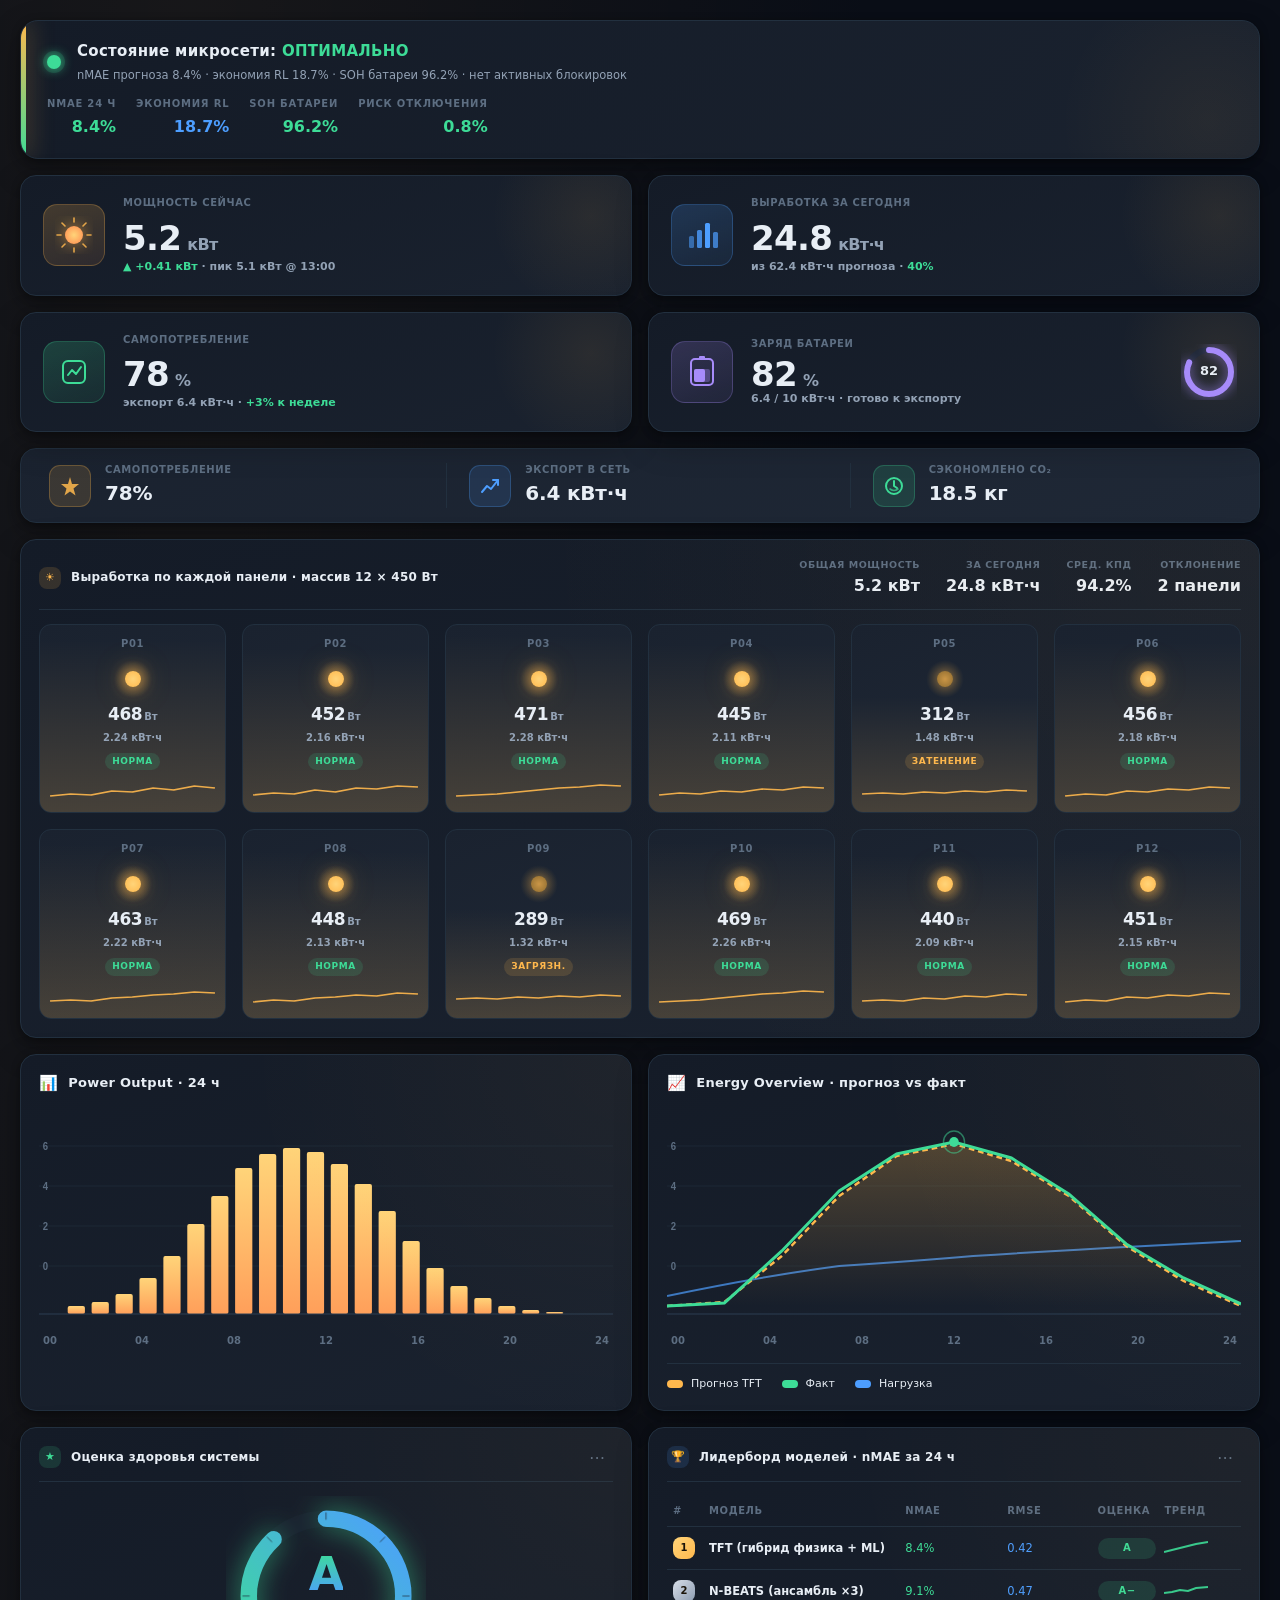
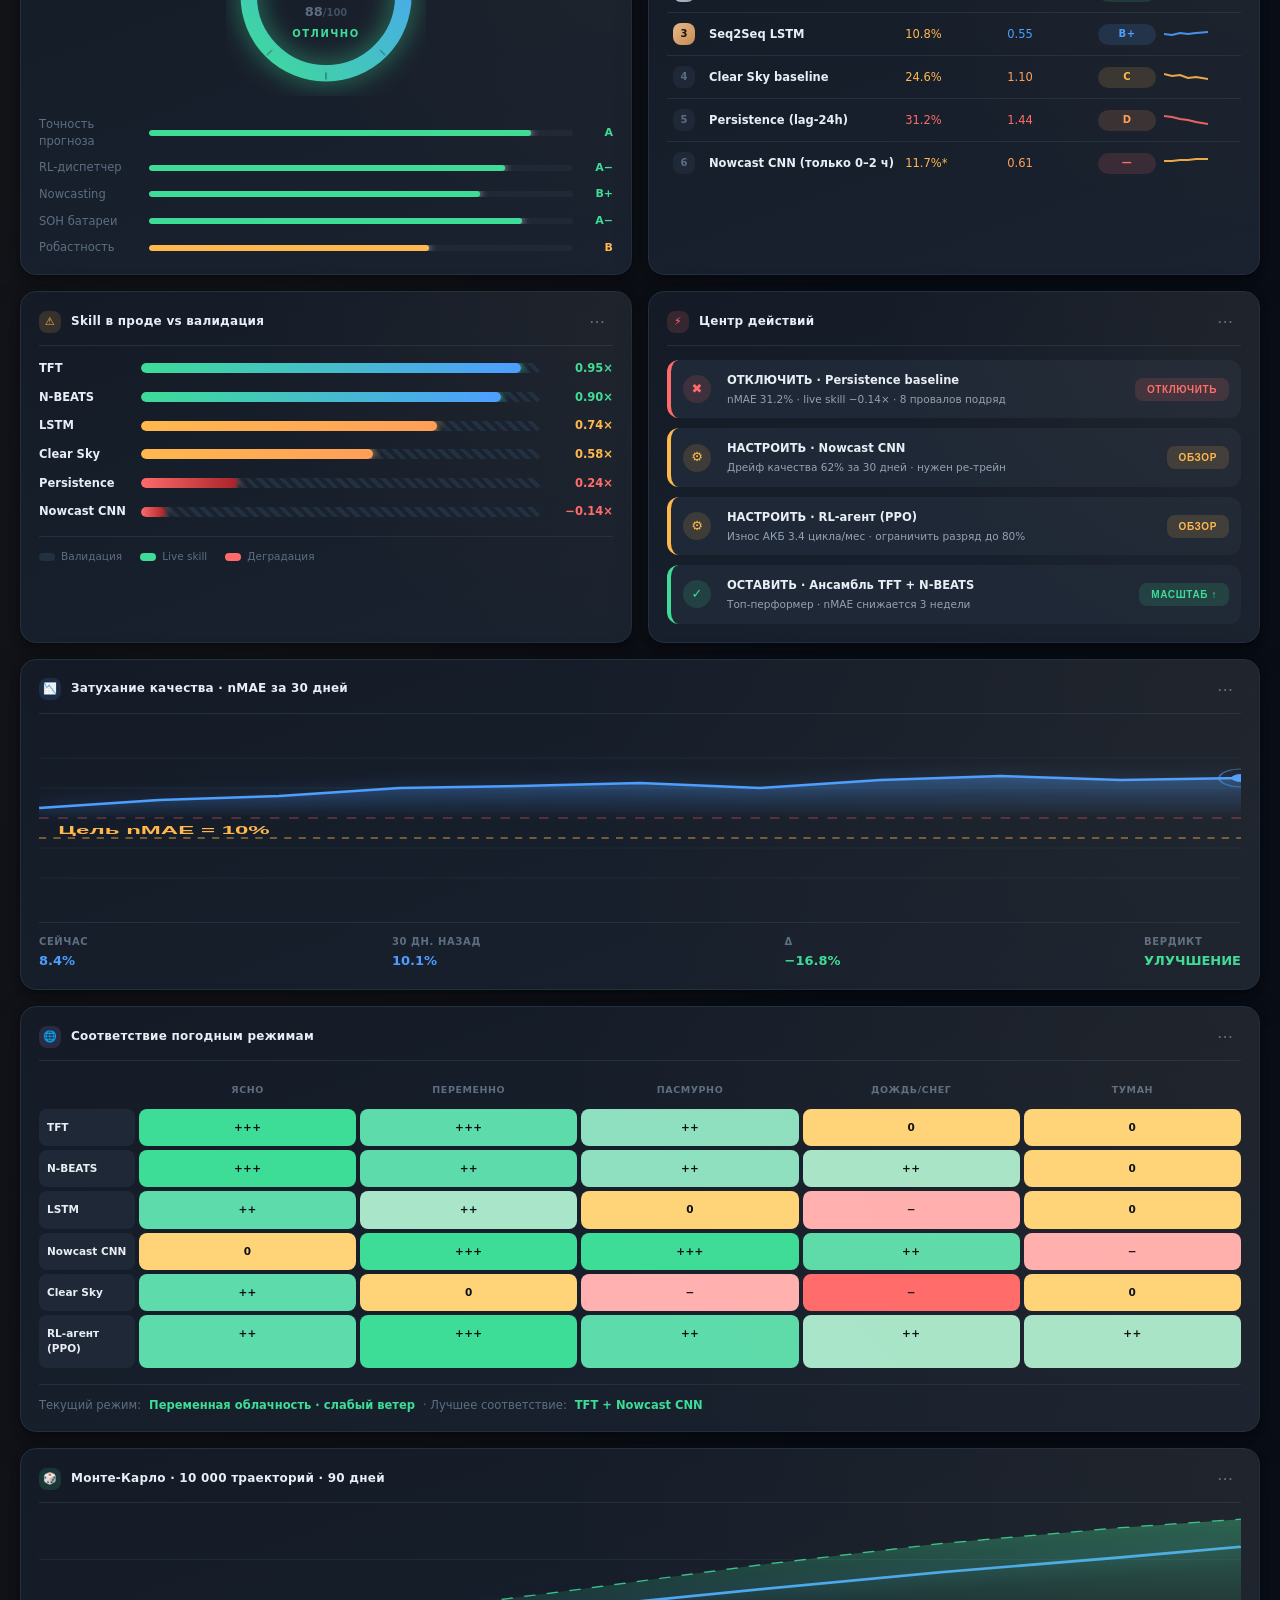
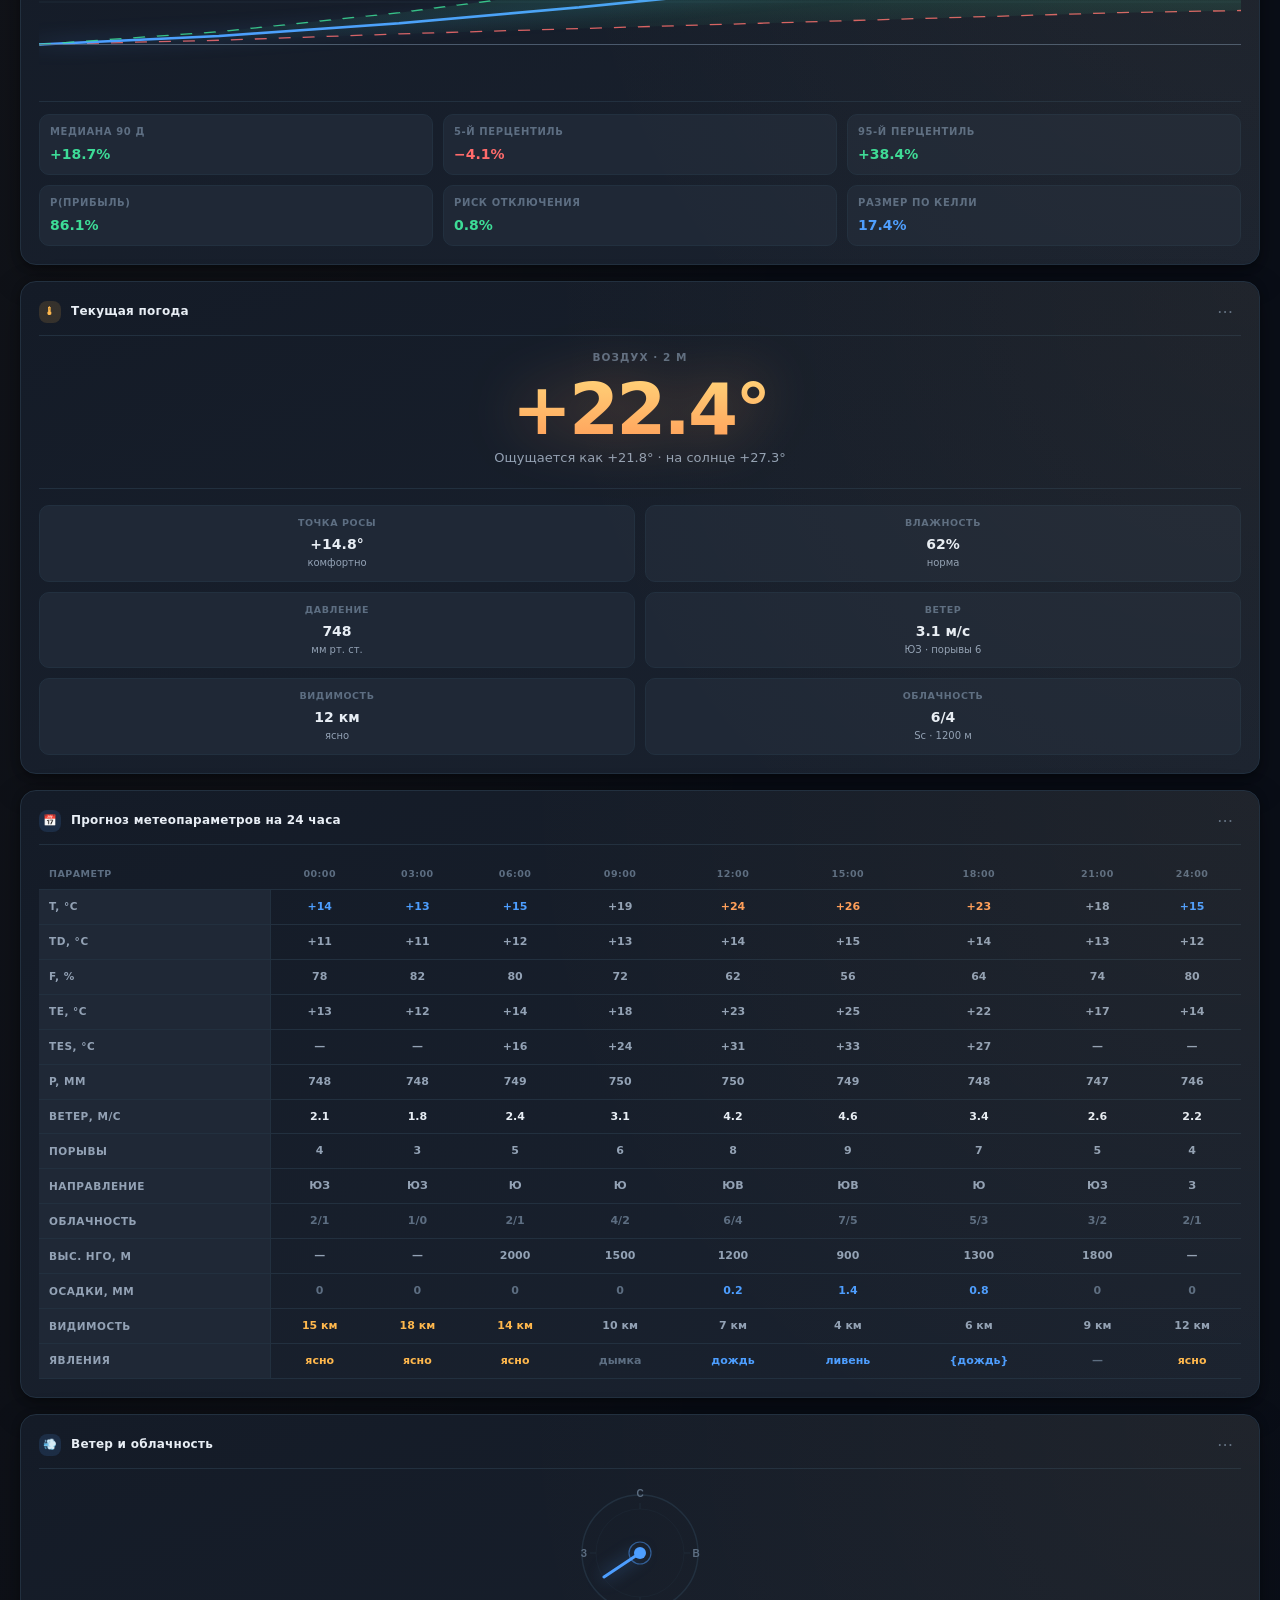
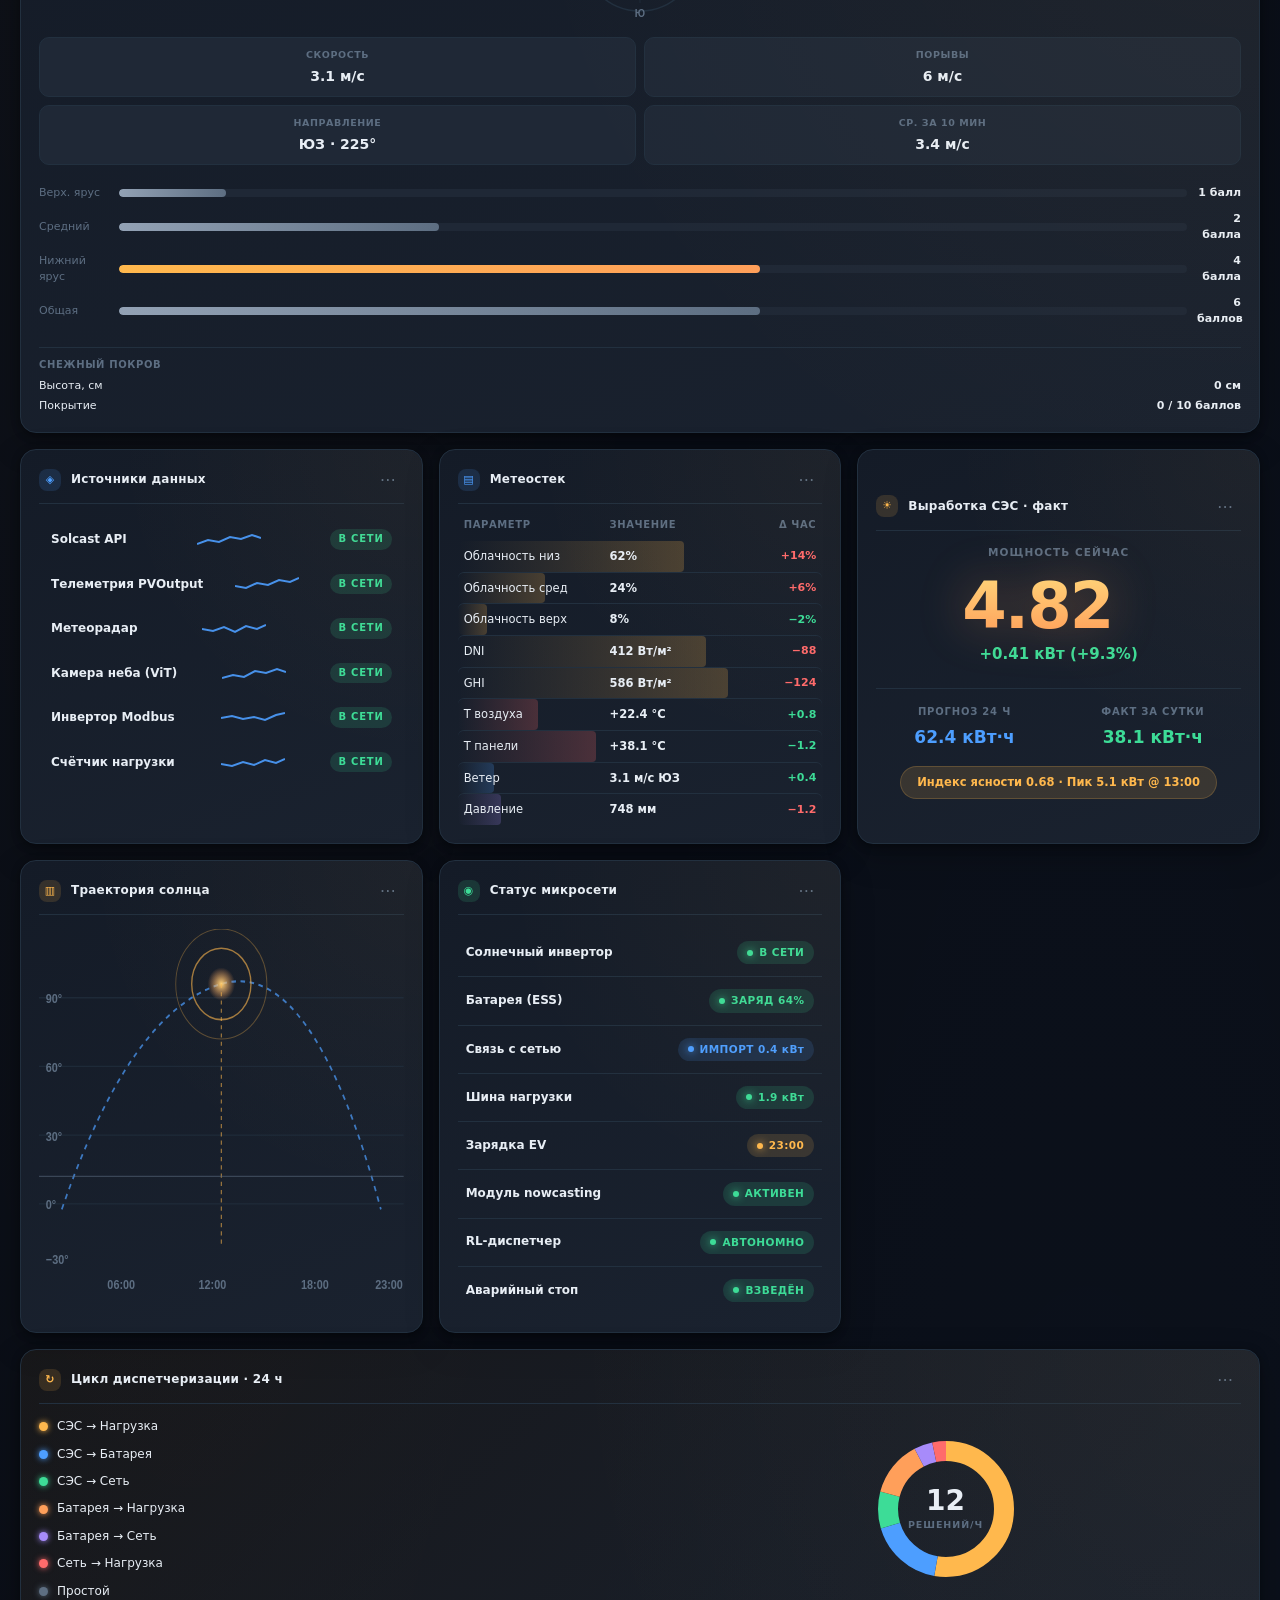
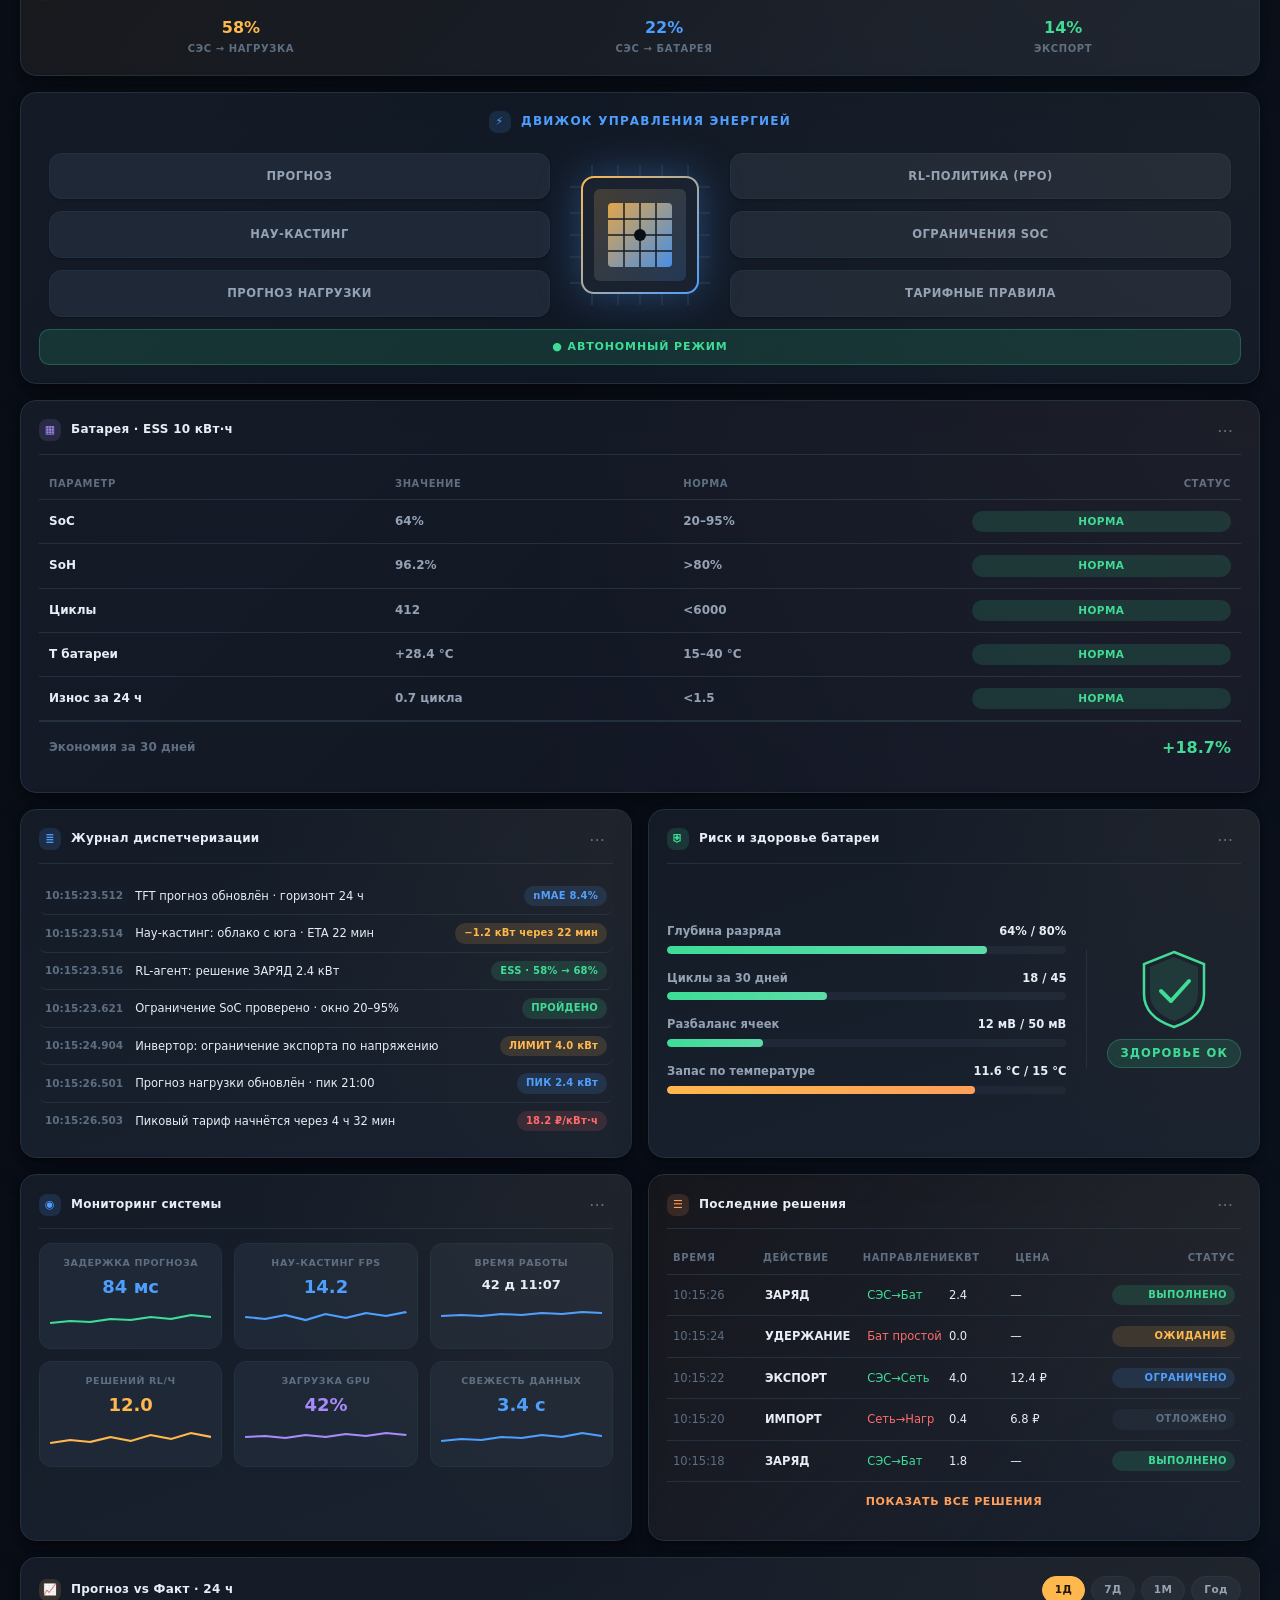
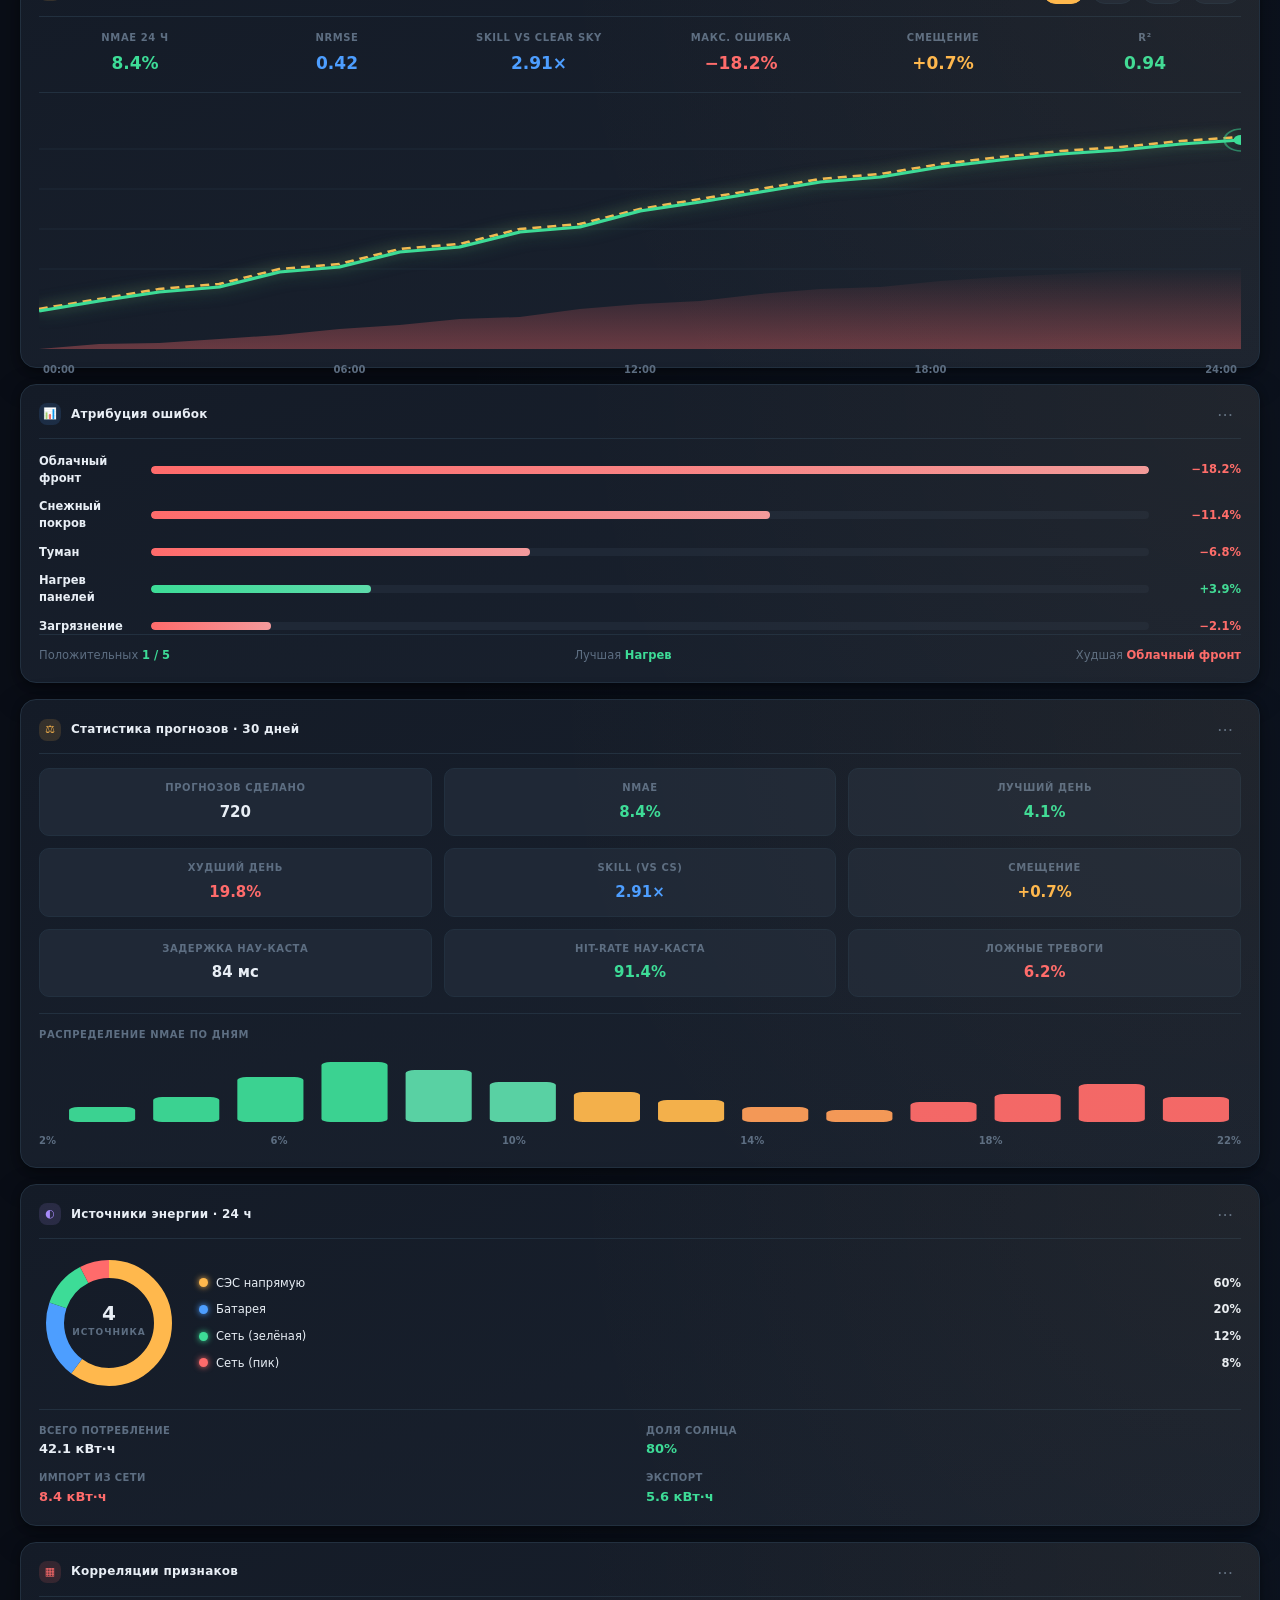
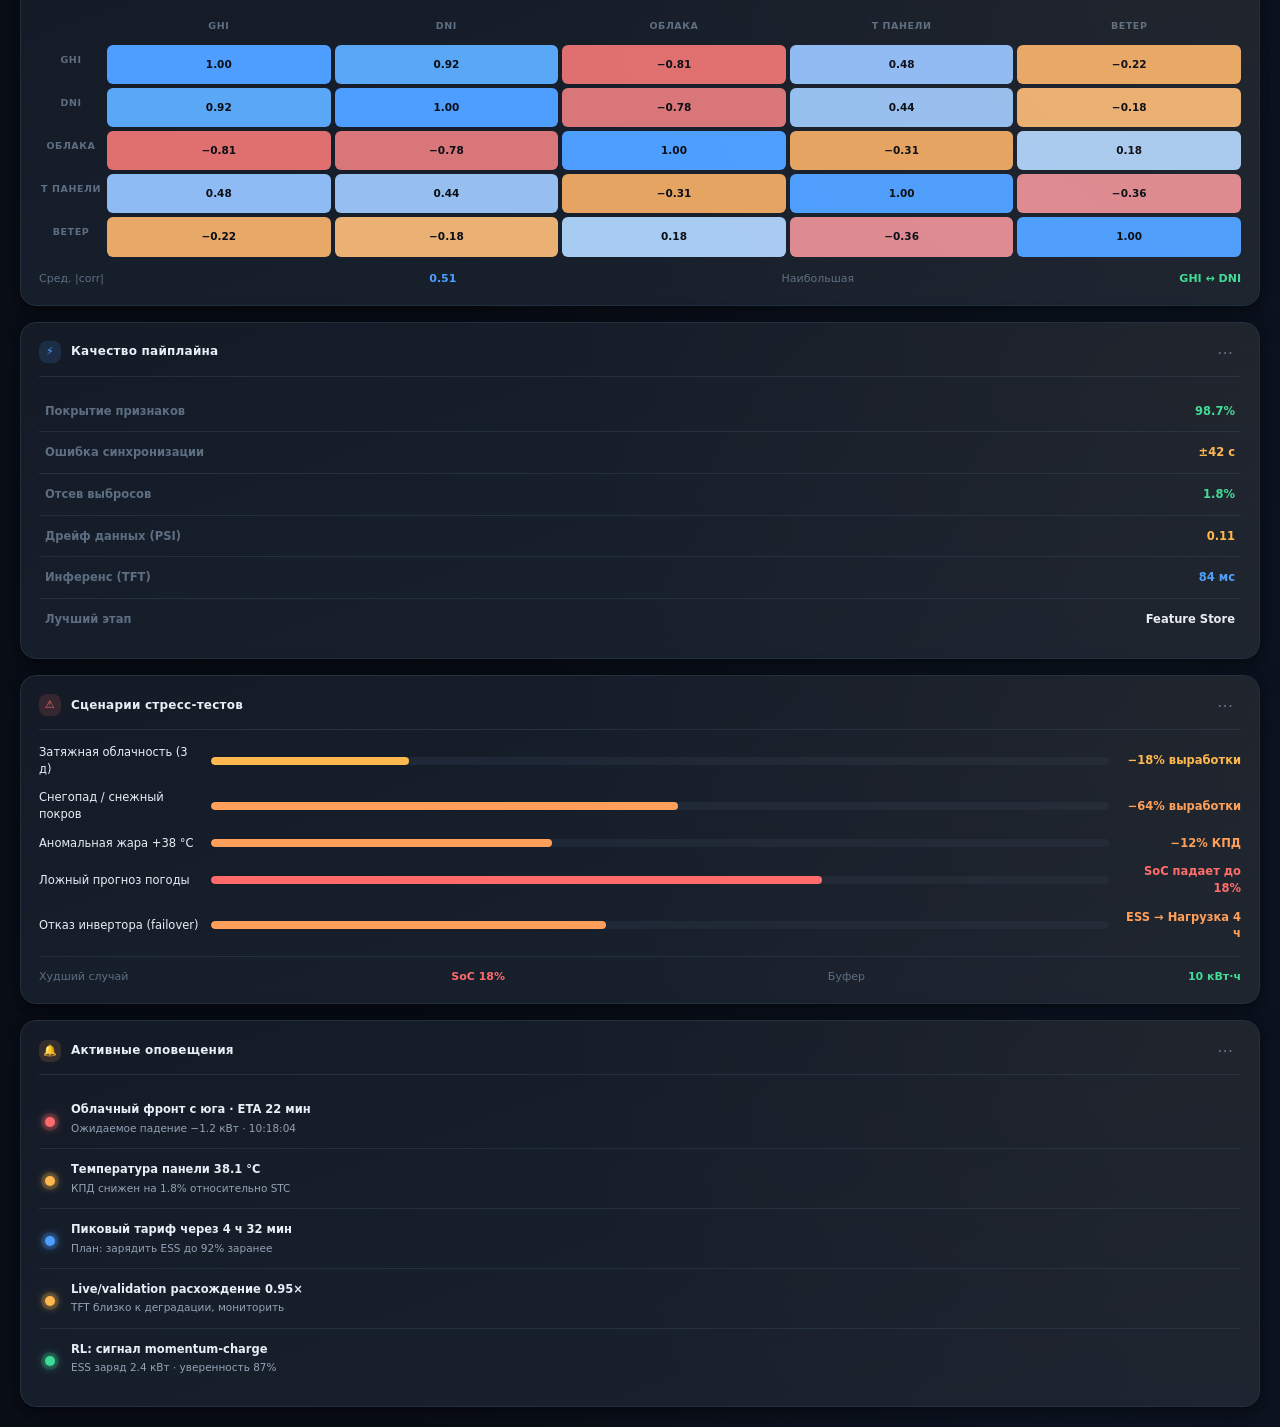
<file: index2.html>
<!DOCTYPE html>
<html lang="ru">
<head>
<meta charset="UTF-8">
<meta name="viewport" content="width=device-width, initial-scale=1">
<title>Солнечная генерация и микросеть · Центр управления</title>
<style>
/* ============================================================
   ТЁМНАЯ ТЕМА
   ============================================================ */
:root{
  --bg:         #0a0e17;
  --bg-2:       #0f1520;
  --card:       #141b27;
  --card-2:     #1a222f;
  --card-3:     #1f2836;
  --border:     #22303f;
  --border-2:   #2d3f52;
  --text:       #e8eef5;
  --text-2:     #93a2b5;
  --text-3:     #5d6e82;
  --sun:        #ffb84d;
  --sun-soft:   rgba(255,184,77,0.14);
  --green:      #3ddc97;
  --green-soft: rgba(61,220,151,0.14);
  --blue:       #4d9eff;
  --blue-soft:  rgba(77,158,255,0.14);
  --red:        #ff6b6b;
  --red-soft:   rgba(255,107,107,0.14);
  --purple:     #a78bfa;
  --purple-soft:rgba(167,139,250,0.14);
  --orange:     #ff9f5a;
  --orange-soft:rgba(255,159,90,0.14);
  --shadow-sm:  0 1px 2px rgba(0,0,0,.3);
  --shadow:     0 2px 8px rgba(0,0,0,.35), 0 12px 32px rgba(0,0,0,.25);
  --shadow-lg:  0 4px 16px rgba(0,0,0,.4), 0 20px 48px rgba(0,0,0,.3);
}
*{box-sizing:border-box;margin:0;padding:0}
html,body{min-height:100%}
body{
  font-family:'Inter','Segoe UI',system-ui,-apple-system,sans-serif;
  background:
    radial-gradient(ellipse at 15% 0%, rgba(255,184,77,0.06) 0%, transparent 45%),
    radial-gradient(ellipse at 85% 100%, rgba(77,158,255,0.05) 0%, transparent 45%),
    var(--bg);
  color:var(--text);
  padding:20px;
  font-size:13px;
  line-height:1.45;
  overflow-x:hidden;
  -webkit-font-smoothing:antialiased;
}

/* ============================================================
   LAYOUT — выровненная сетка
   ============================================================ */
.dashboard{display:flex; flex-direction:column; gap:16px; max-width:1900px; margin:0 auto}
.row{display:grid; gap:16px; width:100%; align-items:stretch}

/* Главный KPI-баннер — 3 карточки в ряд (как в референсе) */
.kpi-banner{grid-template-columns:1.15fr 1.15fr 1.15fr 1.15fr; }
/* Первый ряд — по панелям (12 панелей в ряд) */
.pv-panels-row{grid-template-columns:repeat(12, 1fr); }

.top-a{grid-template-columns:1.05fr 1.35fr 1.15fr 1.25fr}
.top-b{grid-template-columns:1.2fr 1.3fr 1fr}
.wf-row{grid-template-columns:1fr 2.4fr 1.1fr}
.row-1{grid-template-columns:1.1fr 1.15fr 1fr 1.1fr 1.15fr; }
.row-2{grid-template-columns:1fr 3fr 1.1fr; }
.row-3{grid-template-columns:1.4fr 1fr 1.2fr 1.3fr}
.row-4{grid-template-columns:2fr 1fr}
.row-5{grid-template-columns:1.3fr 1fr 1.2fr}
.row-6{grid-template-columns:1.1fr 1.4fr 1fr}

/* ============================================================
   КАРТОЧКА
   ============================================================ */
.panel{
  background:linear-gradient(160deg, var(--card) 0%, var(--card-2) 100%);
  border:1px solid var(--border);
  border-radius:16px;
  padding:18px;
  position:relative;
  box-shadow:var(--shadow);
  transition:border-color .2s, box-shadow .2s;
  display:flex; flex-direction:column;
}
.panel::before{
  content:''; position:absolute; inset:0; border-radius:16px;
  background:radial-gradient(circle at 100% 0%, rgba(255,184,77,0.04), transparent 55%);
  pointer-events:none;
}
.panel:hover{border-color:var(--border-2); box-shadow:var(--shadow-lg)}

.panel-header{
  display:flex; align-items:center; justify-content:space-between;
  padding-bottom:12px; margin-bottom:14px;
  border-bottom:1px solid var(--border);
  flex-shrink:0;
}
.panel-title{
  display:flex; align-items:center; gap:10px;
  font-size:12px; font-weight:700; letter-spacing:0.02em;
  color:var(--text);
}
.panel-title .icon{
  width:22px; height:22px; display:grid; place-items:center;
  border-radius:8px; font-size:11px;
  background:var(--sun-soft); color:var(--sun);
}
.dots{color:var(--text-3); font-size:16px; letter-spacing:2px; cursor:pointer; padding:0 6px; border-radius:6px}
.dots:hover{background:var(--card-3); color:var(--text-2)}

/* ============================================================
   УТИЛИТЫ
   ============================================================ */
.green{color:var(--green)} .red{color:var(--red)}
.yellow{color:var(--sun)} .blue{color:var(--blue)}
.purple{color:var(--purple)} .orange{color:var(--orange)}
.sun{color:var(--sun)}
.dim{color:var(--text-3)}
.live{
  color:var(--green); font-weight:700; font-size:10px; letter-spacing:0.08em;
  background:var(--green-soft); padding:3px 8px; border-radius:20px;
}
::-webkit-scrollbar{width:6px; height:6px}
::-webkit-scrollbar-thumb{background:var(--border-2); border-radius:3px}
::-webkit-scrollbar-track{background:transparent}

/* ============================================================
   ГЛАВНЫЙ KPI-БАННЕР (по мотивам референса)
   ============================================================ */
.kpi-card{
  background:linear-gradient(160deg, var(--card) 0%, var(--card-2) 100%);
  border:1px solid var(--border);
  border-radius:16px;
  padding:20px 22px;
  box-shadow:var(--shadow);
  display:flex; align-items:center; gap:18px;
  position:relative; overflow:hidden;
  transition:border-color .2s, box-shadow .2s;
}
.kpi-card:hover{border-color:var(--border-2); box-shadow:var(--shadow-lg)}
.kpi-card::before{
  content:''; position:absolute; right:-60px; top:-60px;
  width:200px; height:200px; border-radius:50%;
  background:radial-gradient(circle, rgba(255,184,77,.08), transparent 70%);
  pointer-events:none;
}
.kpi-icon{
  width:62px; height:62px; border-radius:14px;
  display:grid; place-items:center;
  flex-shrink:0; position:relative; z-index:1;
  background:linear-gradient(160deg, rgba(255,184,77,.2), rgba(255,159,90,.1));
  border:1px solid rgba(255,184,77,.25);
}
.kpi-icon.blue{background:linear-gradient(160deg, rgba(77,158,255,.2), rgba(77,158,255,.08)); border-color:rgba(77,158,255,.25)}
.kpi-icon.green{background:linear-gradient(160deg, rgba(61,220,151,.2), rgba(61,220,151,.08)); border-color:rgba(61,220,151,.25)}
.kpi-icon.purple{background:linear-gradient(160deg, rgba(167,139,250,.2), rgba(167,139,250,.08)); border-color:rgba(167,139,250,.25)}
.kpi-body{display:flex; flex-direction:column; gap:4px; position:relative; z-index:1; flex:1; min-width:0}
.kpi-label{
  font-size:10.5px; font-weight:600; letter-spacing:0.08em;
  color:var(--text-3); text-transform:uppercase;
}
.kpi-value{
  font-size:34px; font-weight:900; line-height:1;
  color:var(--text); letter-spacing:-0.02em;
  font-variant-numeric:tabular-nums;
  display:flex; align-items:baseline; gap:6px;
}
.kpi-value .unit{font-size:16px; font-weight:700; color:var(--text-2)}
.kpi-sub{font-size:11px; color:var(--text-2); font-weight:600}
.kpi-sub .up{color:var(--green)}
.kpi-sub .down{color:var(--red)}
.kpi-gauge{
  width:56px; height:56px; position:relative;
  flex-shrink:0; z-index:1;
}
.kpi-gauge svg{width:100%; height:100%}
.kpi-gauge .pct{
  position:absolute; inset:0; display:grid; place-items:center;
  font-size:13px; font-weight:800; color:var(--text);
}

/* Футер-полоса под баннером */
.kpi-footer{
  display:grid; grid-template-columns:repeat(3,1fr); gap:16px;
  padding:14px 22px;
  background:linear-gradient(160deg, var(--card-2) 0%, var(--card-3) 100%);
  border:1px solid var(--border);
  border-radius:16px;
  box-shadow:var(--shadow);
}
.kpi-foot-item{
  display:flex; align-items:center; gap:14px;
  padding:0 6px;
}
.kpi-foot-item + .kpi-foot-item{border-left:1px solid var(--border); padding-left:22px}
.kpi-foot-icon{
  width:42px; height:42px; border-radius:11px;
  display:grid; place-items:center; flex-shrink:0;
}
.kpi-foot-icon.yellow{background:var(--sun-soft); border:1px solid rgba(255,184,77,.25)}
.kpi-foot-icon.blue{background:var(--blue-soft); border:1px solid rgba(77,158,255,.25)}
.kpi-foot-icon.green{background:var(--green-soft); border:1px solid rgba(61,220,151,.25)}
.kpi-foot-body{display:flex; flex-direction:column; gap:2px}
.kpi-foot-label{
  font-size:10px; font-weight:600; letter-spacing:0.06em;
  color:var(--text-3); text-transform:uppercase;
}
.kpi-foot-value{
  font-size:20px; font-weight:800; color:var(--text);
  font-variant-numeric:tabular-nums; letter-spacing:-0.01em;
}

/* ============================================================
   РЯД 1 — ПО КАЖДОЙ ПАНЕЛИ
   ============================================================ */
.panels-section{padding:18px}
.panel-tile{
  background:linear-gradient(160deg, var(--card-2) 0%, var(--card-3) 100%);
  border:1px solid var(--border);
  border-radius:12px;
  padding:12px 10px;
  display:flex; flex-direction:column;
  align-items:center; gap:8px;
  position:relative; overflow:hidden;
  transition:border-color .2s, transform .2s, box-shadow .2s;
  cursor:pointer;
}
.panel-tile:hover{
  border-color:var(--border-2);
  transform:translateY(-2px);
  box-shadow:0 6px 20px rgba(0,0,0,.4);
}
.panel-tile .bar-bg{
  position:absolute; bottom:0; left:0; right:0;
  background:linear-gradient(180deg, rgba(255,184,77,0), rgba(255,184,77,.18));
  z-index:0; transition:height .3s;
}
.panel-tile > *{position:relative; z-index:1}
.tile-id{
  font-size:10px; font-weight:800; letter-spacing:0.06em;
  color:var(--text-3); text-transform:uppercase;
}
.tile-sun{
  width:38px; height:38px; border-radius:50%;
  display:grid; place-items:center;
  background:radial-gradient(circle, rgba(255,184,77,.35) 0%, rgba(255,184,77,0) 70%);
  position:relative;
}
.tile-sun::before{
  content:''; width:16px; height:16px; border-radius:50%;
  background:radial-gradient(circle, #ffd479 0%, #ffb84d 100%);
  box-shadow:0 0 16px rgba(255,184,77,.85), 0 0 32px rgba(255,184,77,.4);
}
.panel-tile.low .tile-sun::before{
  background:radial-gradient(circle, #ffb84d 0%, #b8862d 100%);
  box-shadow:0 0 10px rgba(255,184,77,.4);
  opacity:.65;
}
.panel-tile.zero .tile-sun::before{
  background:#3a4654;
  box-shadow:none;
  opacity:.55;
}
.tile-val{
  font-size:17px; font-weight:900; color:var(--text);
  font-variant-numeric:tabular-nums; letter-spacing:-0.02em;
  line-height:1;
}
.tile-val .u{font-size:10px; font-weight:700; color:var(--text-2); margin-left:2px}
.tile-kwh{
  font-size:10px; font-weight:600; color:var(--text-2);
  font-variant-numeric:tabular-nums;
}
.tile-status{
  font-size:9px; font-weight:800; letter-spacing:0.06em;
  padding:2px 7px; border-radius:20px; text-transform:uppercase;
}
.tile-status.ok{background:var(--green-soft); color:var(--green)}
.tile-status.warn{background:var(--sun-soft); color:var(--sun)}
.tile-status.off{background:var(--card-3); color:var(--text-3)}
.tile-spark{width:100%; height:20px; margin-top:2px; opacity:.9}

/* Заголовок блока панелей */
.panels-head{
  display:flex; align-items:center; justify-content:space-between;
  padding-bottom:12px; margin-bottom:14px;
  border-bottom:1px solid var(--border);
}
.panels-summary{display:flex; gap:26px; align-items:center}
.panels-summary-item{display:flex; flex-direction:column; gap:2px; align-items:flex-end}
.panels-summary-item .lbl{
  font-size:9.5px; font-weight:600; letter-spacing:0.06em;
  color:var(--text-3); text-transform:uppercase;
}
.panels-summary-item .vl{
  font-size:16px; font-weight:800; color:var(--text);
  font-variant-numeric:tabular-nums;
}

/* ============================================================
   ДВЕ КРУПНЫЕ ГРАФИКИ — как в референсе
   ============================================================ */
.chart-card{padding:18px}
.chart-card .panel-title{font-size:13px}
.chart-card .panel-title .icon{background:transparent; padding:0; width:auto; height:auto; font-size:15px}
.chart-svg{width:100%; height:220px; display:block}

/* ============================================================
   ВЕРХНИЙ ВЕРДИКТ
   ============================================================ */
.verdict{
  display:flex; align-items:center; justify-content:space-between;
  gap:24px; padding:20px 26px;
  background:linear-gradient(135deg, var(--card) 0%, var(--card-2) 100%);
  border:1px solid var(--border);
  border-radius:18px;
  box-shadow:var(--shadow);
  position:relative; overflow:hidden;
}
.verdict::before{
  content:''; position:absolute; left:0; top:0; bottom:0; width:5px;
  background:linear-gradient(180deg,var(--sun),var(--green));
  box-shadow:0 0 24px rgba(255,184,77,.6);
}
.verdict::after{
  content:''; position:absolute; right:-100px; top:-50px; width:300px; height:300px;
  background:radial-gradient(circle, rgba(255,184,77,.06), transparent 70%);
  pointer-events:none;
}
.verdict-left{display:flex; align-items:center; gap:16px; position:relative; z-index:1}
.verdict-dot{
  width:14px; height:14px; border-radius:50%;
  background:var(--green); box-shadow:0 0 12px var(--green), 0 0 0 4px rgba(61,220,151,0.15);
  animation:pulse 2s ease-in-out infinite;
}
@keyframes pulse{
  0%,100%{box-shadow:0 0 12px var(--green), 0 0 0 4px rgba(61,220,151,0.15)}
  50%{box-shadow:0 0 20px var(--green), 0 0 0 8px rgba(61,220,151,0.08)}
}
.verdict-title{font-size:15px; font-weight:800; letter-spacing:0.02em}
.verdict-sub{font-size:11.5px; color:var(--text-2); margin-top:4px}
.verdict-right{display:flex; gap:30px; position:relative; z-index:1}
.verdict-kpi{display:flex; flex-direction:column; align-items:flex-end; gap:3px}
.verdict-kpi span{font-size:10px; letter-spacing:0.08em; color:var(--text-3); text-transform:uppercase; font-weight:600}
.verdict-kpi b{font-size:16px; font-weight:800; font-variant-numeric:tabular-nums}

/* ============================================================
   СТАКАН / ЛЕНТЫ
   ============================================================ */
.feed-list{display:flex; flex-direction:column; gap:2px}
.feed-row{
  display:flex; align-items:center; justify-content:space-between;
  padding:11px 12px; border-radius:10px;
  transition:background .15s;
}
.feed-row:hover{background:var(--card-3)}
.feed-name{font-weight:600; font-size:12px; color:var(--text)}
.spark{width:64px; height:20px; opacity:0.9}

.stack-table{width:100%; font-size:11.5px}
.stack-table .head{
  display:grid; grid-template-columns:1.2fr 1fr 0.7fr;
  color:var(--text-3); font-size:10px; letter-spacing:0.06em;
  text-transform:uppercase; margin-bottom:8px; padding:0 6px; font-weight:600;
}
.stack-row{
  display:grid; grid-template-columns:1.2fr 1fr 0.7fr;
  align-items:center; padding:7px 6px; border-radius:6px;
  font-variant-numeric:tabular-nums;
  position:relative; overflow:hidden;
}
.stack-row + .stack-row{border-top:1px solid var(--border)}
.stack-row .bar{position:absolute; left:0; top:0; bottom:0; opacity:0.22; border-radius:0 4px 4px 0}
.stack-row > span{position:relative; z-index:1}
.stack-row .bar.sun-bar{background:linear-gradient(90deg,transparent,var(--sun))}
.stack-row .bar.blue-bar{background:linear-gradient(90deg,transparent,var(--blue))}
.stack-row .bar.green-bar{background:linear-gradient(90deg,transparent,var(--green))}
.stack-row .bar.red-bar{background:linear-gradient(90deg,transparent,var(--red))}
.stack-row .bar.purple-bar{background:linear-gradient(90deg,transparent,var(--purple))}
.stack-row .val{font-weight:700; color:var(--text)}
.stack-row .delta{text-align:right; font-weight:700; font-size:11px}

/* PV-блок */
.pv-now{display:flex; flex-direction:column; align-items:center; justify-content:center; text-align:center; flex:1}
.pv-now .label-top{font-size:10.5px; letter-spacing:0.1em; color:var(--text-3); text-transform:uppercase; font-weight:600}
.pv-big{
  font-size:64px; font-weight:800; letter-spacing:-0.03em;
  line-height:1; margin:14px 0 6px;
  background:linear-gradient(180deg,#ffd479,#ff9f5a);
  -webkit-background-clip:text; -webkit-text-fill-color:transparent;
  font-variant-numeric:tabular-nums;
  filter:drop-shadow(0 0 24px rgba(255,159,90,0.35));
}
.pv-big .unit{font-size:22px; font-weight:700; margin-left:4px; opacity:0.75}
.pv-delta{font-size:15px; font-weight:700; color:var(--green)}
.pv-kpi{
  display:grid; grid-template-columns:1fr 1fr; gap:12px;
  width:100%; margin-top:22px; padding-top:16px; border-top:1px solid var(--border);
}
.pv-kpi-item{text-align:center}
.pv-kpi-label{font-size:10px; letter-spacing:0.08em; color:var(--text-3); text-transform:uppercase; margin-bottom:6px; font-weight:600}
.pv-kpi-val{font-size:17px; font-weight:800; font-variant-numeric:tabular-nums}
.pv-badge{
  margin-top:16px; padding:7px 16px; border-radius:20px;
  background:var(--sun-soft); color:var(--sun); font-size:11.5px; font-weight:600;
  border:1px solid rgba(255,184,77,.2);
}
.sun-chart{position:relative; flex:1; min-height:240px; width:100%}

/* Статус */
.status-list{display:flex; flex-direction:column}
.status-row{
  display:flex; align-items:center; justify-content:space-between;
  padding:12px 8px; border-bottom:1px solid var(--border);
}
.status-row:last-child{border-bottom:none}
.status-name{font-size:12px; font-weight:600; color:var(--text)}
.status-val{
  font-size:10.5px; font-weight:700; letter-spacing:0.04em;
  display:flex; align-items:center; gap:6px;
  padding:4px 10px; border-radius:20px;
}
.status-val::before{content:''; width:6px; height:6px; border-radius:50%; background:currentColor; box-shadow:0 0 8px currentColor}
.status-val.ok{background:var(--green-soft); color:var(--green)}
.status-val.warn{background:var(--sun-soft); color:var(--sun)}
.status-val.info{background:var(--blue-soft); color:var(--blue)}

/* ============================================================
   ПРОГНОЗ ПОГОДЫ (24 ч)
   ============================================================ */
.wf-now{display:flex; flex-direction:column; align-items:center; text-align:center; flex:1}
.wf-temp-big{
  font-size:72px; font-weight:900; line-height:1; letter-spacing:-0.04em;
  background:linear-gradient(180deg,#ffd479,#ff9f5a);
  -webkit-background-clip:text; -webkit-text-fill-color:transparent;
  margin:8px 0 4px;
  filter:drop-shadow(0 0 30px rgba(255,159,90,0.4));
}
.wf-feels{font-size:13px; color:var(--text-2); margin-bottom:20px}
.wf-now-grid{
  display:grid; grid-template-columns:1fr 1fr; gap:10px;
  width:100%; margin-top:auto; padding-top:16px; border-top:1px solid var(--border);
}
.wf-mini{
  background:var(--card-3); border:1px solid var(--border); border-radius:10px;
  padding:10px 8px; text-align:center;
}
.wf-mini .lbl{
  font-size:9.5px; color:var(--text-3); letter-spacing:0.06em;
  text-transform:uppercase; font-weight:600; margin-bottom:4px;
}
.wf-mini .vl{font-size:14px; font-weight:800; font-variant-numeric:tabular-nums; color:var(--text)}
.wf-mini .sb{font-size:10px; color:var(--text-2); margin-top:2px}

.wf-table{width:100%; font-size:11px; font-variant-numeric:tabular-nums; border-collapse:separate; border-spacing:0}
.wf-table thead th{
  color:var(--text-3); font-size:9.5px; letter-spacing:0.05em;
  text-transform:uppercase; font-weight:700; padding:8px 6px;
  border-bottom:1px solid var(--border); text-align:left; white-space:nowrap;
}
.wf-table thead th:first-child{text-align:left; padding-left:10px}
.wf-table thead th.center{text-align:center}
.wf-table tbody td{
  padding:9px 6px; border-bottom:1px solid var(--border);
  text-align:center; font-weight:600; color:var(--text-2);
  transition:background .15s;
}
.wf-table tbody tr:hover td{background:var(--card-3)}
.wf-table tbody td:first-child{
  text-align:left; padding-left:10px; font-weight:700; color:var(--text-2);
  font-size:10.5px; white-space:nowrap;
}
.wf-table .row-label{
  color:var(--text-3); font-weight:700; font-size:10px;
  letter-spacing:0.05em; text-transform:uppercase;
  background:var(--card-3);
  border-right:1px solid var(--border);
}
.wf-table .hot{color:var(--orange); font-weight:800}
.wf-table .cold{color:var(--blue); font-weight:800}
.wf-table .wind{color:var(--text)}
.wf-table .precip{color:var(--blue); font-weight:800}
.wf-table .clear{color:var(--sun)}
.wf-table .gray{color:var(--text-3)}

.wind-cloud{display:flex; flex-direction:column; gap:14px}
.wind-compass{
  width:140px; height:140px; margin:0 auto; position:relative;
}
.wind-compass svg{width:100%; height:100%}
.wind-info-grid{display:grid; grid-template-columns:1fr 1fr; gap:8px}
.wind-info{
  background:var(--card-3); border:1px solid var(--border); border-radius:10px;
  padding:10px 8px; text-align:center;
}
.wind-info .lbl{font-size:9.5px; color:var(--text-3); text-transform:uppercase; letter-spacing:0.06em; font-weight:600; margin-bottom:4px}
.wind-info .vl{font-size:14px; font-weight:800; color:var(--text)}
.cloud-bars{display:flex; flex-direction:column; gap:10px}
.cloud-bar-row{display:grid; grid-template-columns:70px 1fr 44px; gap:10px; align-items:center; font-size:11px}
.cloud-bar{height:8px; background:var(--card-3); border-radius:6px; overflow:hidden}
.cloud-fill{height:100%; border-radius:6px; background:linear-gradient(90deg,#93a2b5,#5d6e82)}
.cloud-fill.sun-fill{background:linear-gradient(90deg,var(--sun),var(--orange))}
.cloud-bar-row b{text-align:right; font-weight:800; color:var(--text)}

/* ============================================================
   ДИСПЕТЧЕР / ДВИЖОК / БАТАРЕЯ
   ============================================================ */
.dispatch{background:linear-gradient(135deg, rgba(255,184,77,0.05) 0%, var(--card-2) 100%)}
.dispatch .panel-title .icon{background:var(--sun-soft); color:var(--sun)}
.disp-body{display:grid; grid-template-columns:1fr 1fr; gap:20px; align-items:center; flex:1}
.disp-legend{display:flex; flex-direction:column; gap:10px}
.disp-item{display:flex; align-items:center; gap:9px; font-size:12px; font-weight:500}
.disp-item .dot{width:9px; height:9px; border-radius:50%; flex-shrink:0; box-shadow:0 0 6px currentColor}
.disp-donut{display:grid; place-items:center; position:relative}
.disp-center{position:absolute; text-align:center}
.disp-center .big{font-size:28px; font-weight:800; line-height:1; color:var(--text)}
.disp-center .small{font-size:9.5px; letter-spacing:0.1em; color:var(--text-3); margin-top:3px; text-transform:uppercase; font-weight:600}
.disp-stats{grid-column:1/-1; display:flex; gap:24px; margin-top:-4px; justify-content:space-around}
.disp-stats > div{display:flex; flex-direction:column; align-items:center; gap:3px}
.disp-stats .label{font-size:10px; letter-spacing:0.06em; text-transform:uppercase; color:var(--text-3); font-weight:600}
.disp-stats .val{font-size:16px; font-weight:800; font-variant-numeric:tabular-nums}

.engine{
  background:linear-gradient(135deg, var(--card) 0%, rgba(77,158,255,0.05) 100%);
  display:flex; flex-direction:column;
}
.engine .panel-title{justify-content:center; width:100%; font-size:12px; letter-spacing:0.1em; color:var(--blue); font-weight:800}
.engine-body{
  flex:1; display:grid; grid-template-columns:1fr auto 1fr;
  gap:20px; align-items:center; padding:8px 10px;
}
.engine-col{display:flex; flex-direction:column; gap:12px}
.engine-btn{
  padding:14px 12px; text-align:center; border-radius:12px;
  background:var(--card-3);
  border:1px solid var(--border);
  font-size:11.5px; font-weight:700; letter-spacing:0.04em;
  color:var(--text-2); cursor:pointer; transition:all .18s; text-transform:uppercase;
  box-shadow:var(--shadow-sm);
}
.engine-btn:hover{
  color:var(--blue); border-color:rgba(77,158,255,.4);
  background:rgba(77,158,255,.06); transform:translateY(-1px);
}
.chip{width:140px; height:140px; position:relative; display:grid; place-items:center}
.chip svg{filter:drop-shadow(0 0 20px rgba(77,158,255,.35))}
.engine-mode{
  text-align:center; padding:9px; margin-top:4px;
  background:var(--green-soft); border-radius:10px;
  font-size:11px; font-weight:800;
  letter-spacing:0.08em; color:var(--green);
  border:1px solid rgba(61,220,151,.25);
}

.battery-card{background:linear-gradient(135deg, var(--card) 0%, rgba(167,139,250,0.05) 100%)}
.battery-card .panel-title .icon{background:var(--purple-soft); color:var(--purple)}
.bat-table{width:100%; font-size:12px; font-variant-numeric:tabular-nums}
.bat-table .head{
  display:grid; grid-template-columns:1.2fr 1fr 1fr 0.9fr;
  color:var(--text-3); font-size:10px; letter-spacing:0.06em;
  text-transform:uppercase; padding:8px 10px; font-weight:600;
  border-bottom:1px solid var(--border);
}
.bat-row{
  display:grid; grid-template-columns:1.2fr 1fr 1fr 0.9fr;
  padding:11px 10px; border-bottom:1px solid var(--border);
  align-items:center;
}
.bat-row:last-of-type{border-bottom:1px solid var(--border)}
.bat-name{font-weight:700; color:var(--text)}
.bat-val{font-weight:600; color:var(--text-2)}
.bat-status{
  font-size:10.5px; font-weight:800; letter-spacing:0.04em;
  padding:3px 9px; border-radius:20px; text-align:center;
  background:var(--green-soft); color:var(--green);
}
.bat-total{
  display:grid; grid-template-columns:1.2fr 1fr 1fr 0.9fr;
  padding:14px 10px; font-weight:700; font-size:12px;
  border-top:1px solid var(--border); color:var(--text-3);
  align-items:center;
}
.bat-total .val{color:var(--green); font-size:16px; font-weight:800; text-align:right}

/* ============================================================
   ЖУРНАЛ / РИСКИ / МОНИТОРИНГ / РЕШЕНИЯ
   ============================================================ */
.log-list{display:flex; flex-direction:column; font-size:11.5px; font-variant-numeric:tabular-nums}
.log-row{
  display:grid; grid-template-columns:auto 1fr auto;
  gap:12px; padding:8px 6px; border-radius:8px;
  align-items:center; border-bottom:1px solid var(--border);
}
.log-row:last-child{border-bottom:none}
.log-row:hover{background:var(--card-3)}
.log-time{color:var(--text-3); font-size:10.5px; font-weight:600}
.log-msg{color:var(--text)}
.log-tag{
  font-size:10px; font-weight:700; padding:3px 9px; border-radius:20px;
  letter-spacing:0.02em; white-space:nowrap;
  background:var(--blue-soft); color:var(--blue);
}
.log-tag.warn{background:var(--sun-soft); color:var(--sun)}
.log-tag.ok{background:var(--green-soft); color:var(--green)}
.log-tag.err{background:var(--red-soft); color:var(--red)}

.risk-body{display:grid; grid-template-columns:1fr auto; gap:20px; align-items:center; flex:1}
.risk-rows{display:flex; flex-direction:column; gap:16px}
.risk-top{display:flex; justify-content:space-between; align-items:baseline; font-size:11.5px; margin-bottom:6px}
.risk-label{color:var(--text-2); font-weight:600}
.risk-val{font-weight:700; font-variant-numeric:tabular-nums; color:var(--text)}
.risk-bar{height:8px; background:var(--card-3); border-radius:6px; overflow:hidden}
.risk-fill{height:100%; border-radius:6px}
.shield{
  display:flex; flex-direction:column; align-items:center; justify-content:center;
  gap:10px; padding-left:20px; border-left:1px solid var(--border);
}
.shield-status{
  font-size:11.5px; font-weight:800; letter-spacing:0.1em;
  color:var(--green); text-transform:uppercase;
  background:var(--green-soft); padding:5px 12px; border-radius:20px;
  border:1px solid rgba(61,220,151,.25);
}

.mon-grid{display:grid; grid-template-columns:1fr 1fr 1fr; gap:12px}
.mon-card{
  background:var(--card-3); border:1px solid var(--border);
  border-radius:12px; padding:12px 10px; text-align:center;
}
.mon-label{font-size:9.5px; letter-spacing:0.06em; color:var(--text-3); text-transform:uppercase; margin-bottom:8px; font-weight:600}
.mon-val{font-size:18px; font-weight:800; line-height:1; margin-bottom:10px; font-variant-numeric:tabular-nums}
.mon-spark{width:100%; height:24px}

.decisions{background:linear-gradient(135deg, rgba(255,159,90,0.05) 0%, var(--card-2) 100%)}
.decisions .panel-title .icon{background:var(--orange-soft); color:var(--orange)}
.dec-table{width:100%; font-size:11.5px; font-variant-numeric:tabular-nums}
.dec-table .head{
  display:grid; grid-template-columns:0.9fr 1fr 0.8fr 0.6fr 1fr 1.2fr;
  color:var(--text-3); font-size:10px; letter-spacing:0.06em;
  text-transform:uppercase; padding:8px 6px; border-bottom:1px solid var(--border);
  font-weight:600;
}
.dec-row{
  display:grid; grid-template-columns:0.9fr 1fr 0.8fr 0.6fr 1fr 1.2fr;
  padding:10px 6px; border-bottom:1px solid var(--border); align-items:center;
}
.dec-row:last-child{border-bottom:none}
.dec-status{font-size:10px; font-weight:800; letter-spacing:0.04em; text-align:right; padding:3px 8px; border-radius:20px}
.dec-status.ok{background:var(--green-soft); color:var(--green)}
.dec-status.wait{background:var(--sun-soft); color:var(--sun)}
.dec-status.info{background:var(--blue-soft); color:var(--blue)}
.dec-status.off{background:var(--card-3); color:var(--text-3)}
.dec-footer{
  text-align:center; padding:12px; margin-top:auto;
  border-top:1px solid var(--border);
  font-size:11px; font-weight:700; letter-spacing:0.06em;
  color:var(--orange); text-transform:uppercase; cursor:pointer;
  border-radius:0 0 8px 8px;
}
.dec-footer:hover{background:var(--orange-soft)}

/* ============================================================
   HEALTH / LEADERBOARD / SKILL / ACTIONS
   ============================================================ */
.health-gauge-wrap{position:relative; width:200px; height:200px; margin:0 auto 12px}
.health-gauge{width:100%; height:100%}
.health-center{position:absolute; inset:0; display:flex; flex-direction:column; align-items:center; justify-content:center}
.health-grade{
  font-size:46px; font-weight:900; letter-spacing:-0.02em;
  background:linear-gradient(180deg,#3ddc97,#4d9eff);
  -webkit-background-clip:text; -webkit-text-fill-color:transparent;
  line-height:1;
}
.health-score{font-size:13px; color:var(--text-3); margin-top:6px; font-weight:700; font-variant-numeric:tabular-nums}
.health-score span{font-size:10px; opacity:0.6}
.health-label{
  font-size:10px; letter-spacing:0.15em; color:var(--green);
  margin-top:5px; font-weight:800; text-transform:uppercase;
}
.components{display:flex; flex-direction:column; gap:10px; margin-top:8px}
.comp{display:grid; grid-template-columns:100px 1fr 30px; gap:10px; align-items:center; font-size:11.5px}
.comp-bar{height:6px; background:var(--card-3); border-radius:3px; overflow:hidden}
.comp-fill{height:100%; border-radius:3px; box-shadow:0 0 8px currentColor}
.comp b{font-size:11px; font-weight:800; text-align:right}

.lb-table{width:100%; font-size:11.5px; font-variant-numeric:tabular-nums}
.lb-head{
  display:grid; grid-template-columns:28px 1.6fr 0.8fr 0.7fr 0.5fr 0.6fr;
  gap:8px; padding:8px 6px; color:var(--text-3);
  font-size:10px; letter-spacing:0.06em; text-transform:uppercase; font-weight:600;
  border-bottom:1px solid var(--border);
}
.lb-row{
  display:grid; grid-template-columns:28px 1.6fr 0.8fr 0.7fr 0.5fr 0.6fr;
  gap:8px; padding:10px 6px; align-items:center;
  border-bottom:1px solid var(--border);
}
.lb-row:last-child{border-bottom:none}
.lb-row:hover{background:var(--card-3)}
.rank{
  width:22px; height:22px; border-radius:8px;
  display:grid; place-items:center;
  background:var(--card-3); color:var(--text-3);
  font-weight:800; font-size:10px;
}
.rank-1{background:linear-gradient(135deg,#ffd479,#ffb84d); color:#1a1308}
.rank-2{background:linear-gradient(135deg,#d8dee8,#8b9bb0); color:#1a1308}
.rank-3{background:linear-gradient(135deg,#e8b98a,#c68a53); color:#1a1308}
.lb-name{font-weight:600; color:var(--text)}
.pill{font-size:10px; font-weight:800; letter-spacing:0.04em; padding:3px 9px; border-radius:20px; text-align:center}
.pill-a{background:var(--green-soft); color:var(--green)}
.pill-b{background:var(--blue-soft); color:var(--blue)}
.pill-c{background:var(--sun-soft); color:var(--sun)}
.pill-d{background:var(--orange-soft); color:var(--orange)}
.pill-f{background:var(--red-soft); color:var(--red)}
.lb-spark{width:44px; height:16px; opacity:0.9}

.lvb-list{display:flex; flex-direction:column; gap:12px}
.lvb-row{display:grid; grid-template-columns:90px 1fr 60px; gap:12px; align-items:center; font-size:11.5px}
.lvb-bar{position:relative; height:10px; background:var(--card-3); border-radius:6px; overflow:hidden}
.lvb-expected{
  position:absolute; inset:0;
  background:repeating-linear-gradient(45deg,#22303f 0 4px, #1a222f 4px 8px);
}
.lvb-actual{position:absolute; left:0; top:0; bottom:0; border-radius:6px; z-index:1; box-shadow:0 0 10px currentColor}
.lvb-actual.green{background:linear-gradient(90deg,#3ddc97,#4d9eff)}
.lvb-actual.yellow{background:linear-gradient(90deg,#ffb84d,#ff9f5a)}
.lvb-actual.red{background:linear-gradient(90deg,#ff6b6b,#a82328)}
.lvb-row b{text-align:right; font-weight:800; font-variant-numeric:tabular-nums}
.lvb-legend{
  display:flex; gap:18px; margin-top:16px; padding-top:12px;
  border-top:1px solid var(--border); font-size:10.5px; color:var(--text-3);
}
.lvb-legend > span{display:flex; align-items:center; gap:6px}
.swatch{width:16px; height:8px; border-radius:4px}

.actions-list{display:flex; flex-direction:column; gap:10px}
.action{
  display:grid; grid-template-columns:32px 1fr auto;
  gap:12px; align-items:center;
  padding:12px; border-radius:12px;
  border-left:4px solid transparent;
  background:var(--card-3);
  transition:background .15s;
}
.action:hover{background:#232e3f}
.action-kill{border-left-color:var(--red)}
.action-tune{border-left-color:var(--sun)}
.action-keep{border-left-color:var(--green)}
.action-icon{
  width:28px; height:28px; border-radius:50%;
  display:grid; place-items:center; font-size:13px; font-weight:800;
}
.action-kill .action-icon{background:var(--red-soft); color:var(--red)}
.action-tune .action-icon{background:var(--sun-soft); color:var(--sun)}
.action-keep .action-icon{background:var(--green-soft); color:var(--green)}
.action-title{font-size:11.5px; font-weight:700; margin-bottom:3px; color:var(--text)}
.action-sub{font-size:10.5px; color:var(--text-2); line-height:1.4}
.action-btn{
  font-size:10px; font-weight:800; letter-spacing:0.06em;
  padding:6px 12px; border-radius:8px; cursor:pointer;
  text-transform:uppercase; transition:all .15s; border:none;
}
.btn-kill{background:var(--red-soft); color:var(--red)}
.btn-kill:hover{background:var(--red); color:#0a0e17}
.btn-tune{background:var(--sun-soft); color:var(--sun)}
.btn-tune:hover{background:var(--sun); color:#1a1308}
.btn-keep{background:var(--green-soft); color:var(--green)}
.btn-keep:hover{background:var(--green); color:#0a0e17}

.edge-chart{height:180px}
.edge-meta{
  display:flex; justify-content:space-between; margin-top:14px; padding-top:12px;
  border-top:1px solid var(--border); font-size:11px;
}
.edge-meta > div{display:flex; flex-direction:column; gap:3px; align-items:flex-start}
.edge-meta span{font-size:10px; color:var(--text-3); text-transform:uppercase; letter-spacing:0.06em; font-weight:600}
.edge-meta b{font-size:13px; font-weight:800; font-variant-numeric:tabular-nums}

.regime-grid{display:grid; grid-template-columns:96px repeat(5,1fr); gap:4px; font-size:10.5px; text-align:center}
.regime-h{
  color:var(--text-3); font-size:9.5px; letter-spacing:0.06em;
  padding:8px 2px; text-transform:uppercase; font-weight:700;
}
.regime-name{
  text-align:left; padding:11px 8px; font-weight:700;
  font-size:10.5px; color:var(--text); background:var(--card-3);
  border-radius:8px;
}
.regime-cell{
  padding:11px 2px; border-radius:8px; font-weight:800;
  color:#0a0e17; font-variant-numeric:tabular-nums;
  font-size:10.5px; letter-spacing:0.03em;
}
.regime-current{
  margin-top:16px; padding-top:12px; border-top:1px solid var(--border);
  font-size:11.5px; display:flex; gap:8px; align-items:center; flex-wrap:wrap;
}

.mc-chart{height:170px}
.mc-stats{
  display:grid; grid-template-columns:repeat(3,1fr); gap:10px;
  margin-top:14px; padding-top:12px; border-top:1px solid var(--border);
}
.mc-stats > div{
  display:flex; flex-direction:column; gap:4px;
  padding:10px; background:var(--card-3); border-radius:10px;
  border:1px solid var(--border);
}
.mc-stats span{font-size:10px; letter-spacing:0.06em; text-transform:uppercase; color:var(--text-3); font-weight:600}
.mc-stats b{font-size:14px; font-weight:800; font-variant-numeric:tabular-nums}

/* ============================================================
   ROW 4-6
   ============================================================ */
.kpi-strip{
  display:grid; grid-template-columns:repeat(6,1fr); gap:10px;
  margin-bottom:16px; padding-bottom:16px; border-bottom:1px solid var(--border);
}
.kpi{text-align:center}
.kpi-label{font-size:10px; letter-spacing:0.06em; color:var(--text-3); text-transform:uppercase; margin-bottom:6px; font-weight:600}
.kpi-val{font-size:17px; font-weight:800; font-variant-numeric:tabular-nums}

.chart{height:240px; position:relative}
.chart-axis{
  display:flex; justify-content:space-between; font-size:10px;
  color:var(--text-3); margin-top:8px; padding:0 4px; font-weight:600;
}
.tf-btn{
  font-size:10.5px; padding:5px 12px; border-radius:20px;
  border:1px solid var(--border); color:var(--text-2);
  cursor:pointer; letter-spacing:0.04em; font-weight:600;
  background:var(--card-3); transition:all .15s;
}
.tf-btn.active{background:var(--sun); color:#1a1308; border-color:var(--sun)}
.tf-btn:hover:not(.active){background:#232e3f; color:var(--text)}

.attr-list{display:flex; flex-direction:column; gap:12px}
.attr-row{display:grid; grid-template-columns:100px 1fr 80px; align-items:center; gap:12px; font-size:11.5px}
.attr-name{font-weight:700; color:var(--text)}
.attr-bar{height:8px; background:var(--card-3); border-radius:6px; overflow:hidden}
.attr-fill{height:100%; border-radius:6px}
.attr-fill.green{background:linear-gradient(90deg,#3ddc97,#5ddbaa)}
.attr-fill.red{background:linear-gradient(90deg,#ff6b6b,#f39a9c)}
.attr-val{text-align:right; font-weight:800; font-variant-numeric:tabular-nums}
.attr-footer{
  display:flex; justify-content:space-between; margin-top:auto;
  padding-top:12px; border-top:1px solid var(--border); font-size:11.5px;
}

.stats-grid{display:grid; grid-template-columns:repeat(3,1fr); gap:12px}
.stat{
  background:var(--card-3); border:1px solid var(--border); border-radius:10px;
  padding:12px 10px; text-align:center;
}
.stat-label{font-size:10px; letter-spacing:0.06em; color:var(--text-3); text-transform:uppercase; margin-bottom:6px; font-weight:600}
.stat-val{font-size:15px; font-weight:800; font-variant-numeric:tabular-nums}

.sector-body{display:grid; grid-template-columns:auto 1fr; gap:20px; align-items:center}
.sector-legend{display:flex; flex-direction:column; gap:10px; font-size:11.5px}
.sector-legend > div{display:flex; align-items:center; gap:8px; font-weight:500}
.sector-legend .dot{width:9px; height:9px; border-radius:50%; flex-shrink:0; box-shadow:0 0 6px currentColor}
.sector-legend b{margin-left:auto; color:var(--text); font-weight:800}
.sector-meta{
  margin-top:16px; padding-top:14px; border-top:1px solid var(--border);
  display:grid; grid-template-columns:1fr 1fr; gap:12px; font-size:11.5px;
}
.sector-meta > div{display:flex; flex-direction:column; gap:2px}
.sector-meta .dim{font-size:10px; text-transform:uppercase; letter-spacing:0.04em; font-weight:600}
.sector-meta > div > div{font-weight:800; color:var(--text); font-size:13px}

.corr-grid{
  display:grid; grid-template-columns:64px repeat(5,1fr);
  gap:4px; font-size:10px; text-align:center;
}
.corr-h{
  color:var(--text-3); font-size:9.5px; letter-spacing:0.06em;
  padding:8px 2px; text-transform:uppercase; font-weight:700;
}
.corr-cell{
  padding:12px 4px; border-radius:6px; font-weight:800;
  color:#0a0e17; font-variant-numeric:tabular-nums; font-size:10.5px;
}

.exec-rows{display:flex; flex-direction:column}
.exec-row{
  display:flex; justify-content:space-between; align-items:center;
  padding:12px 6px; border-bottom:1px solid var(--border); font-size:11.5px;
}
.exec-row:last-child{border-bottom:none}
.exec-row .dim{font-weight:600}
.exec-row b{font-variant-numeric:tabular-nums; font-weight:800}

.stress-list{display:flex; flex-direction:column; gap:12px}
.stress-row{
  display:grid; grid-template-columns:160px 1fr 120px;
  align-items:center; gap:12px; font-size:11.5px;
}
.stress-bar{height:8px; background:var(--card-3); border-radius:6px; overflow:hidden}
.stress-fill{height:100%; border-radius:6px}
.stress-row b{text-align:right; font-variant-numeric:tabular-nums; font-weight:800}

.alerts-list{display:flex; flex-direction:column}
.alert-row{
  display:grid; grid-template-columns:14px 1fr; gap:12px;
  padding:12px 6px; border-bottom:1px solid var(--border); align-items:center;
}
.alert-row:last-child{border-bottom:none}
.alert-dot{width:10px; height:10px; border-radius:50%; margin-top:6px}
.alert-dot.red{background:var(--red); box-shadow:0 0 0 4px rgba(255,107,107,.14), 0 0 10px var(--red)}
.alert-dot.yellow{background:var(--sun); box-shadow:0 0 0 4px var(--sun-soft), 0 0 10px var(--sun)}
.alert-dot.blue{background:var(--blue); box-shadow:0 0 0 4px var(--blue-soft), 0 0 10px var(--blue)}
.alert-dot.green{background:var(--green); box-shadow:0 0 0 4px var(--green-soft), 0 0 10px var(--green)}
.alert-msg{font-size:11.5px; font-weight:700; margin-bottom:3px}
.alert-sub{font-size:10.5px; color:var(--text-2)}

/* ============================================================
   АДАПТИВ
   ============================================================ */
@media (max-width:1700px){
  .pv-panels-row{grid-template-columns:repeat(6, 1fr); }
}
@media (max-width:1500px){
  .kpi-banner{grid-template-columns:1fr 1fr}
  .row-1{grid-template-columns:repeat(3,1fr); }
  .row-1 .panel{min-height:320px}
  .row-2{grid-template-columns:1fr; }
  .row-3{grid-template-columns:1fr 1fr}
  .row-4,.row-5,.row-6{grid-template-columns:1fr}
  .top-a{grid-template-columns:1fr 1fr}
  .top-b{grid-template-columns:1fr}
  .wf-row{grid-template-columns:1fr;}
  .verdict{flex-direction:column; align-items:flex-start; gap:14px}
  .verdict-right{flex-wrap:wrap; gap:20px}
}
@media (max-width:1100px){
  .pv-panels-row{grid-template-columns:repeat(4, 1fr); }
  .kpi-footer{grid-template-columns:1fr;}
  .kpi-foot-item + .kpi-foot-item{border-left:none; padding-left:6px; border-top:1px solid var(--border); padding-top:14px}
}
@media (max-width:900px){
  .kpi-banner{grid-template-columns:1fr}
  .pv-panels-row{grid-template-columns:repeat(3, 1fr); }
  .row-1,.row-3{grid-template-columns:1fr}
  .top-a{grid-template-columns:1fr}
}
</style>
</head>
<body>

<div class="dashboard">

  <!-- ============================================================
       ВЕРХНИЙ ВЕРДИКТ
       ============================================================ -->
  <div class="verdict">
    <div class="verdict-left">
      <div class="verdict-dot"></div>
      <div>
        <div class="verdict-title">Состояние микросети: <span class="green">ОПТИМАЛЬНО</span></div>
        <div class="verdict-sub">nMAE прогноза 8.4% · экономия RL 18.7% · SOH батареи 96.2% · нет активных блокировок</div>
      </div>
    </div>
    <div class="verdict-right">
      <div class="verdict-kpi"><span>nMAE 24 ч</span><b class="green">8.4%</b></div>
      <div class="verdict-kpi"><span>Экономия RL</span><b class="blue">18.7%</b></div>
      <div class="verdict-kpi"><span>SOH батареи</span><b class="green">96.2%</b></div>
      <div class="verdict-kpi"><span>Риск отключения</span><b class="green">0.8%</b></div>
    </div>
  </div>

  <!-- ============================================================
       ГЛАВНЫЙ KPI-БАННЕР (3 карточки как в референсе)
       ============================================================ -->
  <div class="row kpi-banner">

    <div class="kpi-card">
      <div class="kpi-icon">
        <svg width="38" height="38" viewBox="0 0 38 38">
          <defs>
            <radialGradient id="sunIco" cx="0.5" cy="0.5" r="0.5">
              <stop offset="0%" stop-color="#ffd479"/>
              <stop offset="100%" stop-color="#ff9f5a"/>
            </radialGradient>
          </defs>
          <g stroke="#ffb84d" stroke-width="1.6" stroke-linecap="round" opacity="0.85">
            <line x1="19" y1="2" x2="19" y2="6"/>
            <line x1="19" y1="32" x2="19" y2="36"/>
            <line x1="2" y1="19" x2="6" y2="19"/>
            <line x1="32" y1="19" x2="36" y2="19"/>
            <line x1="7" y1="7" x2="10" y2="10"/>
            <line x1="28" y1="28" x2="31" y2="31"/>
            <line x1="7" y1="31" x2="10" y2="28"/>
            <line x1="28" y1="10" x2="31" y2="7"/>
          </g>
          <circle cx="19" cy="19" r="9" fill="url(#sunIco)" style="filter:drop-shadow(0 0 8px rgba(255,184,77,.7))"/>
        </svg>
      </div>
      <div class="kpi-body">
        <div class="kpi-label">Мощность сейчас</div>
        <div class="kpi-value">5.2<span class="unit">кВт</span></div>
        <div class="kpi-sub"><span class="up">▲ +0.41 кВт</span> · пик 5.1 кВт @ 13:00</div>
      </div>
    </div>

    <div class="kpi-card">
      <div class="kpi-icon blue">
        <svg width="34" height="34" viewBox="0 0 34 34" fill="none">
          <rect x="4" y="18" width="5" height="12" rx="1.5" fill="#4d9eff" opacity="0.55"/>
          <rect x="12" y="12" width="5" height="18" rx="1.5" fill="#4d9eff" opacity="0.8"/>
          <rect x="20" y="5" width="5" height="25" rx="1.5" fill="#4d9eff"/>
          <rect x="28" y="14" width="5" height="16" rx="1.5" fill="#4d9eff" opacity="0.7"/>
        </svg>
      </div>
      <div class="kpi-body">
        <div class="kpi-label">Выработка за сегодня</div>
        <div class="kpi-value">24.8<span class="unit">кВт·ч</span></div>
        <div class="kpi-sub">из 62.4 кВт·ч прогноза · <span class="up">40%</span></div>
      </div>
    </div>

    <div class="kpi-card">
      <div class="kpi-icon green">
        <svg width="34" height="34" viewBox="0 0 34 34" fill="none">
          <rect x="6" y="6" width="22" height="22" rx="5" stroke="#3ddc97" stroke-width="2"/>
          <path d="M11 20 L15 15 L19 19 L24 12" stroke="#3ddc97" stroke-width="2" stroke-linecap="round" stroke-linejoin="round" fill="none"/>
        </svg>
      </div>
      <div class="kpi-body">
        <div class="kpi-label">Самопотребление</div>
        <div class="kpi-value">78<span class="unit">%</span></div>
        <div class="kpi-sub">экспорт 6.4 кВт·ч · <span class="up">+3% к неделе</span></div>
      </div>
    </div>

    <div class="kpi-card">
      <div class="kpi-icon purple">
        <svg width="34" height="34" viewBox="0 0 34 34" fill="none">
          <rect x="6" y="4" width="22" height="26" rx="4" stroke="#a78bfa" stroke-width="2"/>
          <rect x="9" y="14" width="16" height="13" rx="2" fill="#a78bfa" opacity="0.35"/>
          <rect x="9" y="14" width="11" height="13" rx="2" fill="#a78bfa"/>
          <rect x="14" y="1" width="6" height="3" rx="1" fill="#a78bfa"/>
        </svg>
      </div>
      <div class="kpi-body" style="display:flex; flex-direction:row; align-items:center; justify-content:space-between; width:100%">
        <div>
          <div class="kpi-label">Заряд батареи</div>
          <div class="kpi-value">82<span class="unit">%</span></div>
          <div class="kpi-sub">6.4 / 10 кВт·ч · готово к экспорту</div>
        </div>
        <div class="kpi-gauge">
          <svg viewBox="0 0 56 56">
            <circle cx="28" cy="28" r="22" fill="none" stroke="#1f2836" stroke-width="6"/>
            <circle cx="28" cy="28" r="22" fill="none" stroke="#a78bfa" stroke-width="6"
                    stroke-dasharray="113 138" stroke-linecap="round"
                    transform="rotate(-90 28 28)"
                    style="filter:drop-shadow(0 0 6px rgba(167,139,250,.7))"/>
          </svg>
          <div class="pct">82</div>
        </div>
      </div>
    </div>
  </div>

  <!-- ============================================================
       ФУТЕР-ПОЛОСА KPI (Self Consumption / Grid Export / CO2 Saved)
       ============================================================ -->
  <div class="kpi-footer">
    <div class="kpi-foot-item">
      <div class="kpi-foot-icon yellow">
        <svg width="22" height="22" viewBox="0 0 22 22" fill="none">
          <path d="M11 2 L13 9 L20 9 L14.5 13.5 L16.5 20.5 L11 16.5 L5.5 20.5 L7.5 13.5 L2 9 L9 9 Z"
                fill="#ffb84d" opacity="0.85"/>
        </svg>
      </div>
      <div class="kpi-foot-body">
        <div class="kpi-foot-label">Самопотребление</div>
        <div class="kpi-foot-value">78%</div>
      </div>
    </div>
    <div class="kpi-foot-item">
      <div class="kpi-foot-icon blue">
        <svg width="22" height="22" viewBox="0 0 22 22" fill="none">
          <path d="M3 17 L8 11 L12 14 L19 5" stroke="#4d9eff" stroke-width="2"
                stroke-linecap="round" stroke-linejoin="round"/>
          <polyline points="14,5 19,5 19,10" stroke="#4d9eff" stroke-width="2"
                    stroke-linecap="round" stroke-linejoin="round" fill="none"/>
        </svg>
      </div>
      <div class="kpi-foot-body">
        <div class="kpi-foot-label">Экспорт в сеть</div>
        <div class="kpi-foot-value">6.4 кВт·ч</div>
      </div>
    </div>
    <div class="kpi-foot-item">
      <div class="kpi-foot-icon green">
        <svg width="22" height="22" viewBox="0 0 22 22" fill="none">
          <circle cx="11" cy="11" r="8" stroke="#3ddc97" stroke-width="2"/>
          <path d="M11 6 L11 11 L14 13" stroke="#3ddc97" stroke-width="2"
                stroke-linecap="round" stroke-linejoin="round"/>
          <path d="M7 14 Q11 17 15 14" stroke="#3ddc97" stroke-width="1.6"
                stroke-linecap="round" fill="none" opacity="0.7"/>
        </svg>
      </div>
      <div class="kpi-foot-body">
        <div class="kpi-foot-label">Сэкономлено CO₂</div>
        <div class="kpi-foot-value">18.5 кг</div>
      </div>
    </div>
  </div>

  <!-- ============================================================
       ПЕРВЫЙ РЯД — ПО КАЖДОЙ ПАНЕЛИ
       ============================================================ -->
  <div class="panel panels-section">
    <div class="panels-head">
      <div class="panel-title">
        <span class="icon" style="background:var(--sun-soft);color:var(--sun)">☀</span>
        Выработка по каждой панели · массив 12 × 450 Вт
      </div>
      <div class="panels-summary">
        <div class="panels-summary-item">
          <span class="lbl">Общая мощность</span>
          <span class="vl sun">5.2 кВт</span>
        </div>
        <div class="panels-summary-item">
          <span class="lbl">За сегодня</span>
          <span class="vl blue">24.8 кВт·ч</span>
        </div>
        <div class="panels-summary-item">
          <span class="lbl">Сред. КПД</span>
          <span class="vl green">94.2%</span>
        </div>
        <div class="panels-summary-item">
          <span class="lbl">Отклонение</span>
          <span class="vl yellow">2 панели</span>
        </div>
      </div>
    </div>
    <div class="row pv-panels-row">

      <div class="panel-tile">
        <div class="bar-bg" style="height:92%"></div>
        <div class="tile-id">P01</div>
        <div class="tile-sun"></div>
        <div class="tile-val">468<span class="u">Вт</span></div>
        <div class="tile-kwh">2.24 кВт·ч</div>
        <span class="tile-status ok">НОРМА</span>
        <svg class="tile-spark" viewBox="0 0 80 20" preserveAspectRatio="none"><polyline points="0,16 10,14 20,15 30,11 40,12 50,8 60,10 70,6 80,8" fill="none" stroke="#ffb84d" stroke-width="1.6"/></svg>
      </div>

      <div class="panel-tile">
        <div class="bar-bg" style="height:88%"></div>
        <div class="tile-id">P02</div>
        <div class="tile-sun"></div>
        <div class="tile-val">452<span class="u">Вт</span></div>
        <div class="tile-kwh">2.16 кВт·ч</div>
        <span class="tile-status ok">НОРМА</span>
        <svg class="tile-spark" viewBox="0 0 80 20" preserveAspectRatio="none"><polyline points="0,15 10,13 20,14 30,10 40,12 50,8 60,9 70,6 80,7" fill="none" stroke="#ffb84d" stroke-width="1.6"/></svg>
      </div>

      <div class="panel-tile">
        <div class="bar-bg" style="height:95%"></div>
        <div class="tile-id">P03</div>
        <div class="tile-sun"></div>
        <div class="tile-val">471<span class="u">Вт</span></div>
        <div class="tile-kwh">2.28 кВт·ч</div>
        <span class="tile-status ok">НОРМА</span>
        <svg class="tile-spark" viewBox="0 0 80 20" preserveAspectRatio="none"><polyline points="0,16 10,15 20,14 30,12 40,10 50,8 60,7 70,5 80,6" fill="none" stroke="#ffb84d" stroke-width="1.6"/></svg>
      </div>

      <div class="panel-tile">
        <div class="bar-bg" style="height:90%"></div>
        <div class="tile-id">P04</div>
        <div class="tile-sun"></div>
        <div class="tile-val">445<span class="u">Вт</span></div>
        <div class="tile-kwh">2.11 кВт·ч</div>
        <span class="tile-status ok">НОРМА</span>
        <svg class="tile-spark" viewBox="0 0 80 20" preserveAspectRatio="none"><polyline points="0,15 10,13 20,14 30,11 40,12 50,9 60,10 70,7 80,8" fill="none" stroke="#ffb84d" stroke-width="1.6"/></svg>
      </div>

      <div class="panel-tile low">
        <div class="bar-bg" style="height:62%"></div>
        <div class="tile-id">P05</div>
        <div class="tile-sun"></div>
        <div class="tile-val">312<span class="u">Вт</span></div>
        <div class="tile-kwh">1.48 кВт·ч</div>
        <span class="tile-status warn">ЗАТЕНЕНИЕ</span>
        <svg class="tile-spark" viewBox="0 0 80 20" preserveAspectRatio="none"><polyline points="0,14 10,13 20,14 30,12 40,13 50,11 60,12 70,10 80,11" fill="none" stroke="#ffb84d" stroke-width="1.6"/></svg>
      </div>

      <div class="panel-tile">
        <div class="bar-bg" style="height:91%"></div>
        <div class="tile-id">P06</div>
        <div class="tile-sun"></div>
        <div class="tile-val">456<span class="u">Вт</span></div>
        <div class="tile-kwh">2.18 кВт·ч</div>
        <span class="tile-status ok">НОРМА</span>
        <svg class="tile-spark" viewBox="0 0 80 20" preserveAspectRatio="none"><polyline points="0,16 10,14 20,15 30,11 40,12 50,9 60,10 70,7 80,8" fill="none" stroke="#ffb84d" stroke-width="1.6"/></svg>
      </div>

      <div class="panel-tile">
        <div class="bar-bg" style="height:93%"></div>
        <div class="tile-id">P07</div>
        <div class="tile-sun"></div>
        <div class="tile-val">463<span class="u">Вт</span></div>
        <div class="tile-kwh">2.22 кВт·ч</div>
        <span class="tile-status ok">НОРМА</span>
        <svg class="tile-spark" viewBox="0 0 80 20" preserveAspectRatio="none"><polyline points="0,15 10,14 20,15 30,12 40,11 50,9 60,8 70,6 80,7" fill="none" stroke="#ffb84d" stroke-width="1.6"/></svg>
      </div>

      <div class="panel-tile">
        <div class="bar-bg" style="height:89%"></div>
        <div class="tile-id">P08</div>
        <div class="tile-sun"></div>
        <div class="tile-val">448<span class="u">Вт</span></div>
        <div class="tile-kwh">2.13 кВт·ч</div>
        <span class="tile-status ok">НОРМА</span>
        <svg class="tile-spark" viewBox="0 0 80 20" preserveAspectRatio="none"><polyline points="0,16 10,14 20,15 30,12 40,11 50,9 60,10 70,7 80,8" fill="none" stroke="#ffb84d" stroke-width="1.6"/></svg>
      </div>

      <div class="panel-tile low">
        <div class="bar-bg" style="height:58%"></div>
        <div class="tile-id">P09</div>
        <div class="tile-sun"></div>
        <div class="tile-val">289<span class="u">Вт</span></div>
        <div class="tile-kwh">1.32 кВт·ч</div>
        <span class="tile-status warn">ЗАГРЯЗН.</span>
        <svg class="tile-spark" viewBox="0 0 80 20" preserveAspectRatio="none"><polyline points="0,13 10,12 20,13 30,11 40,12 50,10 60,11 70,9 80,10" fill="none" stroke="#ffb84d" stroke-width="1.6"/></svg>
      </div>

      <div class="panel-tile">
        <div class="bar-bg" style="height:94%"></div>
        <div class="tile-id">P10</div>
        <div class="tile-sun"></div>
        <div class="tile-val">469<span class="u">Вт</span></div>
        <div class="tile-kwh">2.26 кВт·ч</div>
        <span class="tile-status ok">НОРМА</span>
        <svg class="tile-spark" viewBox="0 0 80 20" preserveAspectRatio="none"><polyline points="0,16 10,15 20,14 30,12 40,10 50,8 60,7 70,5 80,6" fill="none" stroke="#ffb84d" stroke-width="1.6"/></svg>
      </div>

      <div class="panel-tile">
        <div class="bar-bg" style="height:87%"></div>
        <div class="tile-id">P11</div>
        <div class="tile-sun"></div>
        <div class="tile-val">440<span class="u">Вт</span></div>
        <div class="tile-kwh">2.09 кВт·ч</div>
        <span class="tile-status ok">НОРМА</span>
        <svg class="tile-spark" viewBox="0 0 80 20" preserveAspectRatio="none"><polyline points="0,15 10,14 20,15 30,12 40,13 50,10 60,11 70,8 80,9" fill="none" stroke="#ffb84d" stroke-width="1.6"/></svg>
      </div>

      <div class="panel-tile">
        <div class="bar-bg" style="height:90%"></div>
        <div class="tile-id">P12</div>
        <div class="tile-sun"></div>
        <div class="tile-val">451<span class="u">Вт</span></div>
        <div class="tile-kwh">2.15 кВт·ч</div>
        <span class="tile-status ok">НОРМА</span>
        <svg class="tile-spark" viewBox="0 0 80 20" preserveAspectRatio="none"><polyline points="0,16 10,14 20,15 30,11 40,12 50,9 60,10 70,7 80,8" fill="none" stroke="#ffb84d" stroke-width="1.6"/></svg>
      </div>
    </div>
  </div>

  <!-- ============================================================
       ДВЕ КРУПНЫЕ ГРАФИКИ — Power Output / Energy Overview
       ============================================================ -->
  <div class="row" style="grid-template-columns:1fr 1fr;">
    <div class="panel chart-card">
      <div class="panel-title" style="margin-bottom:12px">
        <span class="icon">📊</span>
        <span>Power Output · 24 ч</span>
      </div>
      <svg class="chart-svg" viewBox="0 0 600 220" preserveAspectRatio="none">
        <defs>
          <linearGradient id="barGrad" x1="0" y1="0" x2="0" y2="1">
            <stop offset="0%" stop-color="#ffd479"/>
            <stop offset="100%" stop-color="#ff9f5a"/>
          </linearGradient>
        </defs>
        <g stroke="#22303f" stroke-width="1" opacity="0.6">
          <line x1="0" y1="40" x2="600" y2="40"/>
          <line x1="0" y1="80" x2="600" y2="80"/>
          <line x1="0" y1="120" x2="600" y2="120"/>
          <line x1="0" y1="160" x2="600" y2="160"/>
        </g>
        <g fill="#5d6e82" font-family="Inter,sans-serif" font-size="10" font-weight="600">
          <text x="4" y="44">6</text><text x="4" y="84">4</text>
          <text x="4" y="124">2</text><text x="4" y="164">0</text>
        </g>
        <g fill="url(#barGrad)">
          <rect x="30"  y="200" width="18" height="8"  rx="2"/>
          <rect x="55"  y="196" width="18" height="12" rx="2"/>
          <rect x="80"  y="188" width="18" height="20" rx="2"/>
          <rect x="105" y="172" width="18" height="36" rx="2"/>
          <rect x="130" y="150" width="18" height="58" rx="2"/>
          <rect x="155" y="118" width="18" height="90" rx="2"/>
          <rect x="180" y="90"  width="18" height="118" rx="2"/>
          <rect x="205" y="62"  width="18" height="146" rx="2"/>
          <rect x="230" y="48"  width="18" height="160" rx="2"/>
          <rect x="255" y="42"  width="18" height="166" rx="2"/>
          <rect x="280" y="46"  width="18" height="162" rx="2"/>
          <rect x="305" y="58"  width="18" height="150" rx="2"/>
          <rect x="330" y="78"  width="18" height="130" rx="2"/>
          <rect x="355" y="105" width="18" height="103" rx="2"/>
          <rect x="380" y="135" width="18" height="73" rx="2"/>
          <rect x="405" y="162" width="18" height="46" rx="2"/>
          <rect x="430" y="180" width="18" height="28" rx="2"/>
          <rect x="455" y="192" width="18" height="16" rx="2"/>
          <rect x="480" y="200" width="18" height="8" rx="2"/>
          <rect x="505" y="204" width="18" height="4" rx="2"/>
          <rect x="530" y="206" width="18" height="2" rx="2"/>
        </g>
        <line x1="0" y1="208" x2="600" y2="208" stroke="#2d3f52" stroke-width="1"/>
      </svg>
      <div class="chart-axis"><span>00</span><span>04</span><span>08</span><span>12</span><span>16</span><span>20</span><span>24</span></div>
    </div>

    <div class="panel chart-card">
      <div class="panel-title" style="margin-bottom:12px">
        <span class="icon">📈</span>
        <span>Energy Overview · прогноз vs факт</span>
      </div>
      <svg class="chart-svg" viewBox="0 0 600 220" preserveAspectRatio="none">
        <defs>
          <linearGradient id="gFc" x1="0" y1="0" x2="0" y2="1">
            <stop offset="0%" stop-color="#ffb84d" stop-opacity="0.25"/>
            <stop offset="100%" stop-color="#ffb84d" stop-opacity="0"/>
          </linearGradient>
        </defs>
        <g stroke="#22303f" stroke-width="1" opacity="0.6">
          <line x1="0" y1="40" x2="600" y2="40"/>
          <line x1="0" y1="80" x2="600" y2="80"/>
          <line x1="0" y1="120" x2="600" y2="120"/>
          <line x1="0" y1="160" x2="600" y2="160"/>
        </g>
        <g fill="#5d6e82" font-family="Inter,sans-serif" font-size="10" font-weight="600">
          <text x="4" y="44">6</text><text x="4" y="84">4</text>
          <text x="4" y="124">2</text><text x="4" y="164">0</text>
        </g>
        <!-- Load curve -->
        <path d="M0,190 Q100,170 180,160 Q260,155 320,150 Q400,145 500,140 L600,135" fill="none" stroke="#4d9eff" stroke-width="2" opacity="0.7"/>
        <!-- Forecast -->
        <path d="M0,200 L60,196 L120,150 L180,90 L240,50 L300,38 L360,55 L420,90 L480,140 L540,175 L600,200" fill="url(#gFc)"/>
        <path d="M0,200 L60,196 L120,150 L180,90 L240,50 L300,38 L360,55 L420,90 L480,140 L540,175 L600,200" fill="none" stroke="#ffb84d" stroke-width="2.5" stroke-dasharray="6,4"/>
        <!-- Actual -->
        <path d="M0,200 L60,197 L120,145 L180,85 L240,48 L300,36 L360,52 L420,88 L480,138 L540,172 L600,198" fill="none" stroke="#3ddc97" stroke-width="3"/>
        <circle cx="300" cy="36" r="5" fill="#3ddc97"/>
        <circle cx="300" cy="36" r="11" fill="none" stroke="#3ddc97" stroke-width="1.5" opacity="0.5"/>
        <line x1="0" y1="208" x2="600" y2="208" stroke="#2d3f52" stroke-width="1"/>
      </svg>
      <div class="chart-axis"><span>00</span><span>04</span><span>08</span><span>12</span><span>16</span><span>20</span><span>24</span></div>
      <div style="display:flex; gap:20px; margin-top:14px; padding-top:12px; border-top:1px solid var(--border); font-size:11px">
        <span style="display:flex;align-items:center;gap:8px"><span style="width:16px;height:8px;border-radius:4px;background:#ffb84d"></span>Прогноз TFT</span>
        <span style="display:flex;align-items:center;gap:8px"><span style="width:16px;height:8px;border-radius:4px;background:#3ddc97"></span>Факт</span>
        <span style="display:flex;align-items:center;gap:8px"><span style="width:16px;height:8px;border-radius:4px;background:#4d9eff"></span>Нагрузка</span>
      </div>
    </div>
  </div>

  <!-- ============================================================
       ВЕРХНИЙ БЛОК A — ЗДОРОВЬЕ / ЛИДЕРБОРД / SKILL / ДЕЙСТВИЯ
       ============================================================ -->
  <div class="row top-a">

    <div class="panel">
      <div class="panel-header">
        <div class="panel-title">
          <span class="icon" style="background:var(--green-soft);color:var(--green)">★</span>
          Оценка здоровья системы
        </div>
        <span class="dots">⋯</span>
      </div>
      <div class="health-gauge-wrap">
        <svg viewBox="0 0 220 220" class="health-gauge">
          <defs>
            <linearGradient id="gGauge" x1="0" y1="0" x2="1" y2="1">
              <stop offset="0%" stop-color="#3ddc97"/>
              <stop offset="100%" stop-color="#4d9eff"/>
            </linearGradient>
          </defs>
          <circle cx="110" cy="110" r="85" fill="none" stroke="#1a222f" stroke-width="18"/>
          <circle cx="110" cy="110" r="85" fill="none"
                  stroke="url(#gGauge)" stroke-width="18"
                  stroke-dasharray="470 534" stroke-linecap="round"
                  transform="rotate(-90 110 110)"
                  style="filter:drop-shadow(0 0 14px rgba(61,220,151,0.55))"/>
          <g stroke="#22303f" stroke-width="1" opacity="0.8">
            <line x1="110" y1="18" x2="110" y2="26" transform="rotate(0 110 110)"/>
            <line x1="110" y1="18" x2="110" y2="26" transform="rotate(45 110 110)"/>
            <line x1="110" y1="18" x2="110" y2="26" transform="rotate(90 110 110)"/>
            <line x1="110" y1="18" x2="110" y2="26" transform="rotate(135 110 110)"/>
            <line x1="110" y1="18" x2="110" y2="26" transform="rotate(180 110 110)"/>
            <line x1="110" y1="18" x2="110" y2="26" transform="rotate(225 110 110)"/>
            <line x1="110" y1="18" x2="110" y2="26" transform="rotate(270 110 110)"/>
            <line x1="110" y1="18" x2="110" y2="26" transform="rotate(315 110 110)"/>
          </g>
        </svg>
        <div class="health-center">
          <div class="health-grade">A</div>
          <div class="health-score">88<span>/100</span></div>
          <div class="health-label">ОТЛИЧНО</div>
        </div>
      </div>
      <div class="components">
        <div class="comp"><span class="dim">Точность прогноза</span><div class="comp-bar"><div class="comp-fill" style="width:90%; background:#3ddc97"></div></div><b class="green">A</b></div>
        <div class="comp"><span class="dim">RL-диспетчер</span><div class="comp-bar"><div class="comp-fill" style="width:84%; background:#3ddc97"></div></div><b class="green">A−</b></div>
        <div class="comp"><span class="dim">Nowcasting</span><div class="comp-bar"><div class="comp-fill" style="width:78%; background:#3ddc97"></div></div><b class="green">B+</b></div>
        <div class="comp"><span class="dim">SOH батареи</span><div class="comp-bar"><div class="comp-fill" style="width:88%; background:#3ddc97"></div></div><b class="green">A−</b></div>
        <div class="comp"><span class="dim">Робастность</span><div class="comp-bar"><div class="comp-fill" style="width:66%; background:#ffb84d"></div></div><b class="yellow">B</b></div>
      </div>
    </div>

    <div class="panel">
      <div class="panel-header">
        <div class="panel-title">
          <span class="icon" style="background:var(--blue-soft);color:var(--blue)">🏆</span>
          Лидерборд моделей · nMAE за 24 ч
        </div>
        <span class="dots">⋯</span>
      </div>
      <div class="lb-table">
        <div class="lb-head"><span>#</span><span>Модель</span><span>nMAE</span><span>RMSE</span><span>Оценка</span><span>Тренд</span></div>

        <div class="lb-row">
          <span class="rank rank-1">1</span>
          <span class="lb-name">TFT (гибрид физика + ML)</span>
          <span class="green">8.4%</span><span class="blue">0.42</span>
          <span class="pill pill-a">A</span>
          <svg class="lb-spark" viewBox="0 0 44 16"><polyline points="0,12 8,10 16,8 24,6 32,4 44,2" fill="none" stroke="#3ddc97" stroke-width="2"/></svg>
        </div>
        <div class="lb-row">
          <span class="rank rank-2">2</span>
          <span class="lb-name">N-BEATS (ансамбль ×3)</span>
          <span class="green">9.1%</span><span class="blue">0.47</span>
          <span class="pill pill-a">A−</span>
          <svg class="lb-spark" viewBox="0 0 44 16"><polyline points="0,10 8,9 16,7 24,8 32,5 44,4" fill="none" stroke="#3ddc97" stroke-width="2"/></svg>
        </div>
        <div class="lb-row">
          <span class="rank rank-3">3</span>
          <span class="lb-name">Seq2Seq LSTM</span>
          <span class="yellow">10.8%</span><span class="blue">0.55</span>
          <span class="pill pill-b">B+</span>
          <svg class="lb-spark" viewBox="0 0 44 16"><polyline points="0,8 8,9 16,7 24,8 32,7 44,6" fill="none" stroke="#4d9eff" stroke-width="2"/></svg>
        </div>
        <div class="lb-row">
          <span class="rank">4</span>
          <span class="lb-name">Clear Sky baseline</span>
          <span class="yellow">24.6%</span><span class="orange">1.10</span>
          <span class="pill pill-c">C</span>
          <svg class="lb-spark" viewBox="0 0 44 16"><polyline points="0,5 8,7 16,6 24,9 32,8 44,10" fill="none" stroke="#ffb84d" stroke-width="2"/></svg>
        </div>
        <div class="lb-row">
          <span class="rank">5</span>
          <span class="lb-name">Persistence (lag-24h)</span>
          <span class="red">31.2%</span><span class="red">1.44</span>
          <span class="pill pill-d">D</span>
          <svg class="lb-spark" viewBox="0 0 44 16"><polyline points="0,4 8,5 16,7 24,8 32,10 44,12" fill="none" stroke="#ff6b6b" stroke-width="2"/></svg>
        </div>
        <div class="lb-row">
          <span class="rank">6</span>
          <span class="lb-name">Nowcast CNN (только 0–2 ч)</span>
          <span class="yellow">11.7%*</span><span class="orange">0.61</span>
          <span class="pill pill-f">—</span>
          <svg class="lb-spark" viewBox="0 0 44 16"><polyline points="0,6 8,6 16,5 24,5 32,4 44,4" fill="none" stroke="#ffb84d" stroke-width="2"/></svg>
        </div>
      </div>
    </div>

    <div class="panel">
      <div class="panel-header">
        <div class="panel-title">
          <span class="icon" style="background:var(--sun-soft);color:var(--sun)">⚠</span>
          Skill в проде vs валидация
        </div>
        <span class="dots">⋯</span>
      </div>
      <div class="lvb-list">
        <div class="lvb-row"><span class="lb-name">TFT</span><div class="lvb-bar"><div class="lvb-expected"></div><div class="lvb-actual green" style="width:95%"></div></div><b class="green">0.95×</b></div>
        <div class="lvb-row"><span class="lb-name">N-BEATS</span><div class="lvb-bar"><div class="lvb-expected"></div><div class="lvb-actual green" style="width:90%"></div></div><b class="green">0.90×</b></div>
        <div class="lvb-row"><span class="lb-name">LSTM</span><div class="lvb-bar"><div class="lvb-expected"></div><div class="lvb-actual yellow" style="width:74%"></div></div><b class="yellow">0.74×</b></div>
        <div class="lvb-row"><span class="lb-name">Clear Sky</span><div class="lvb-bar"><div class="lvb-expected"></div><div class="lvb-actual yellow" style="width:58%"></div></div><b class="yellow">0.58×</b></div>
        <div class="lvb-row"><span class="lb-name">Persistence</span><div class="lvb-bar"><div class="lvb-expected"></div><div class="lvb-actual red" style="width:24%"></div></div><b class="red">0.24×</b></div>
        <div class="lvb-row"><span class="lb-name">Nowcast CNN</span><div class="lvb-bar"><div class="lvb-expected"></div><div class="lvb-actual red" style="width:6%"></div></div><b class="red">−0.14×</b></div>
      </div>
      <div class="lvb-legend">
        <span><span class="swatch" style="background:#22303f"></span>Валидация</span>
        <span><span class="swatch" style="background:#3ddc97"></span>Live skill</span>
        <span><span class="swatch" style="background:#ff6b6b"></span>Деградация</span>
      </div>
    </div>

    <div class="panel">
      <div class="panel-header">
        <div class="panel-title">
          <span class="icon" style="background:var(--red-soft);color:var(--red)">⚡</span>
          Центр действий
        </div>
        <span class="dots">⋯</span>
      </div>
      <div class="actions-list">
        <div class="action action-kill">
          <div class="action-icon">✖</div>
          <div>
            <div class="action-title">ОТКЛЮЧИТЬ · Persistence baseline</div>
            <div class="action-sub">nMAE 31.2% · live skill −0.14× · 8 провалов подряд</div>
          </div>
          <button class="action-btn btn-kill">Отключить</button>
        </div>
        <div class="action action-tune">
          <div class="action-icon">⚙</div>
          <div>
            <div class="action-title">НАСТРОИТЬ · Nowcast CNN</div>
            <div class="action-sub">Дрейф качества 62% за 30 дней · нужен ре-трейн</div>
          </div>
          <button class="action-btn btn-tune">Обзор</button>
        </div>
        <div class="action action-tune">
          <div class="action-icon">⚙</div>
          <div>
            <div class="action-title">НАСТРОИТЬ · RL-агент (PPO)</div>
            <div class="action-sub">Износ АКБ 3.4 цикла/мес · ограничить разряд до 80%</div>
          </div>
          <button class="action-btn btn-tune">Обзор</button>
        </div>
        <div class="action action-keep">
          <div class="action-icon">✓</div>
          <div>
            <div class="action-title">ОСТАВИТЬ · Ансамбль TFT + N-BEATS</div>
            <div class="action-sub">Топ-перформер · nMAE снижается 3 недели</div>
          </div>
          <button class="action-btn btn-keep">Масштаб ↑</button>
        </div>
      </div>
    </div>
  </div>

  <!-- ============================================================
       ВЕРХНИЙ БЛОК B — EDGE DECAY / РЕЖИМЫ / МОНТЕ-КАРЛО
       ============================================================ -->
  <div class="row top-b">

    <div class="panel">
      <div class="panel-header">
        <div class="panel-title">
          <span class="icon" style="background:var(--blue-soft);color:var(--blue)">📉</span>
          Затухание качества · nMAE за 30 дней
        </div>
        <span class="dots">⋯</span>
      </div>
      <div class="edge-chart">
        <svg viewBox="0 0 500 180" width="100%" height="100%" preserveAspectRatio="none">
          <defs>
            <linearGradient id="gEdge" x1="0" y1="0" x2="0" y2="1">
              <stop offset="0%" stop-color="#4d9eff" stop-opacity="0.35"/>
              <stop offset="100%" stop-color="#4d9eff" stop-opacity="0"/>
            </linearGradient>
          </defs>
          <line x1="0" y1="90" x2="500" y2="90" stroke="#ff6b6b" stroke-width="1" stroke-dasharray="4,4" opacity="0.5"/>
          <g stroke="#22303f" stroke-width="1" opacity="0.7">
            <line x1="0" y1="30" x2="500" y2="30"/>
            <line x1="0" y1="60" x2="500" y2="60"/>
            <line x1="0" y1="120" x2="500" y2="120"/>
            <line x1="0" y1="150" x2="500" y2="150"/>
          </g>
          <path d="M0,80 L50,72 L100,68 L150,60 L200,58 L250,55 L300,60 L350,52 L400,48 L450,52 L500,50 L500,90 L0,90 Z" fill="url(#gEdge)"/>
          <path d="M0,80 L50,72 L100,68 L150,60 L200,58 L250,55 L300,60 L350,52 L400,48 L450,52 L500,50" fill="none" stroke="#4d9eff" stroke-width="2.5" style="filter:drop-shadow(0 0 8px rgba(77,158,255,0.5))"/>
          <line x1="0" y1="110" x2="500" y2="110" stroke="#ffb84d" stroke-width="1.2" stroke-dasharray="3,3" opacity="0.8"/>
          <text x="8" y="106" fill="#ffb84d" font-size="10" font-family="Inter,sans-serif" font-weight="700">Цель nMAE = 10%</text>
          <circle cx="500" cy="50" r="4" fill="#4d9eff"/>
          <circle cx="500" cy="50" r="9" fill="none" stroke="#4d9eff" stroke-width="1" opacity="0.5"/>
        </svg>
      </div>
      <div class="edge-meta">
        <div><span>Сейчас</span><b class="blue">8.4%</b></div>
        <div><span>30 дн. назад</span><b class="blue">10.1%</b></div>
        <div><span>Δ</span><b class="green">−16.8%</b></div>
        <div><span>Вердикт</span><b class="green">УЛУЧШЕНИЕ</b></div>
      </div>
    </div>

    <div class="panel">
      <div class="panel-header">
        <div class="panel-title">
          <span class="icon" style="background:var(--purple-soft);color:var(--purple)">🌐</span>
          Соответствие погодным режимам
        </div>
        <span class="dots">⋯</span>
      </div>
      <div class="regime-grid">
        <div></div>
        <div class="regime-h">Ясно</div>
        <div class="regime-h">Переменно</div>
        <div class="regime-h">Пасмурно</div>
        <div class="regime-h">Дождь/снег</div>
        <div class="regime-h">Туман</div>

        <div class="regime-name">TFT</div>
        <div class="regime-cell" style="background:#3ddc97">+++</div>
        <div class="regime-cell" style="background:#5ddbaa">+++</div>
        <div class="regime-cell" style="background:#8ee0c0">++</div>
        <div class="regime-cell" style="background:#ffd479">0</div>
        <div class="regime-cell" style="background:#ffd479">0</div>

        <div class="regime-name">N-BEATS</div>
        <div class="regime-cell" style="background:#3ddc97">+++</div>
        <div class="regime-cell" style="background:#5ddbaa">++</div>
        <div class="regime-cell" style="background:#8ee0c0">++</div>
        <div class="regime-cell" style="background:#a8e5c9">++</div>
        <div class="regime-cell" style="background:#ffd479">0</div>

        <div class="regime-name">LSTM</div>
        <div class="regime-cell" style="background:#5ddbaa">++</div>
        <div class="regime-cell" style="background:#a8e5c9">++</div>
        <div class="regime-cell" style="background:#ffd479">0</div>
        <div class="regime-cell" style="background:#ffb0b0">−</div>
        <div class="regime-cell" style="background:#ffd479">0</div>

        <div class="regime-name">Nowcast CNN</div>
        <div class="regime-cell" style="background:#ffd479">0</div>
        <div class="regime-cell" style="background:#3ddc97">+++</div>
        <div class="regime-cell" style="background:#3ddc97">+++</div>
        <div class="regime-cell" style="background:#5ddbaa">++</div>
        <div class="regime-cell" style="background:#ffb0b0">−</div>

        <div class="regime-name">Clear Sky</div>
        <div class="regime-cell" style="background:#5ddbaa">++</div>
        <div class="regime-cell" style="background:#ffd479">0</div>
        <div class="regime-cell" style="background:#ffb0b0">−</div>
        <div class="regime-cell" style="background:#ff6b6b">−</div>
        <div class="regime-cell" style="background:#ffd479">0</div>

        <div class="regime-name">RL-агент (PPO)</div>
        <div class="regime-cell" style="background:#5ddbaa">++</div>
        <div class="regime-cell" style="background:#3ddc97">+++</div>
        <div class="regime-cell" style="background:#5ddbaa">++</div>
        <div class="regime-cell" style="background:#a8e5c9">++</div>
        <div class="regime-cell" style="background:#a8e5c9">++</div>
      </div>
      <div class="regime-current">
        <span class="dim">Текущий режим:</span>
        <b class="green">Переменная облачность · слабый ветер</b>
        <span class="dim">· Лучшее соответствие:</span>
        <b class="green">TFT + Nowcast CNN</b>
      </div>
    </div>

    <div class="panel">
      <div class="panel-header">
        <div class="panel-title">
          <span class="icon" style="background:var(--green-soft);color:var(--green)">🎲</span>
          Монте-Карло · 10 000 траекторий · 90 дней
        </div>
        <span class="dots">⋯</span>
      </div>
      <div class="mc-chart">
        <svg viewBox="0 0 400 160" width="100%" height="100%" preserveAspectRatio="none">
          <defs>
            <linearGradient id="gMC" x1="0" y1="0" x2="0" y2="1">
              <stop offset="0%" stop-color="#3ddc97" stop-opacity="0.35"/>
              <stop offset="100%" stop-color="#3ddc97" stop-opacity="0"/>
            </linearGradient>
          </defs>
          <g stroke="#22303f" stroke-width="1" opacity="0.7">
            <line x1="0" y1="40" x2="400" y2="40"/>
            <line x1="0" y1="80" x2="400" y2="80"/>
            <line x1="0" y1="120" x2="400" y2="120"/>
          </g>
          <path d="M0,120 L60,116 L120,110 L180,105 L240,100 L300,95 L360,90 L400,88" fill="none" stroke="#ff6b6b" stroke-width="1.2" stroke-dasharray="4,4" opacity="0.85"/>
          <path d="M0,120 L60,112 L120,100 L180,85 L240,68 L300,52 L360,38 L400,28" fill="none" stroke="#4d9eff" stroke-width="2.5" style="filter:drop-shadow(0 0 8px rgba(77,158,255,0.5))"/>
          <path d="M0,120 L60,108 L120,90 L180,68 L240,45 L300,25 L360,10 L400,2" fill="none" stroke="#3ddc97" stroke-width="1.2" stroke-dasharray="4,4" opacity="0.85"/>
          <path d="M0,120 L60,108 L120,90 L180,68 L240,45 L300,25 L360,10 L400,2 L400,88 L360,90 L300,95 L240,100 L180,105 L120,110 L60,116 L0,120 Z" fill="url(#gMC)"/>
          <line x1="0" y1="120" x2="400" y2="120" stroke="#5d6e82" stroke-width="1" opacity="0.7"/>
        </svg>
      </div>
      <div class="mc-stats">
        <div><span>Медиана 90 д</span><b class="green">+18.7%</b></div>
        <div><span>5-й перцентиль</span><b class="red">−4.1%</b></div>
        <div><span>95-й перцентиль</span><b class="green">+38.4%</b></div>
        <div><span>P(прибыль)</span><b class="green">86.1%</b></div>
        <div><span>Риск отключения</span><b class="green">0.8%</b></div>
        <div><span>Размер по Келли</span><b class="blue">17.4%</b></div>
      </div>
    </div>
  </div>

  <!-- ============================================================
       ПРОГНОЗ ПОГОДЫ НА 24 ЧАСА
       ============================================================ -->
  <div class="row wf-row">

    <div class="panel">
      <div class="panel-header">
        <div class="panel-title">
          <span class="icon" style="background:var(--sun-soft);color:var(--sun)">🌡</span>
          Текущая погода
        </div>
        <span class="dots">⋯</span>
      </div>
      <div class="wf-now">
        <div style="font-size:10.5px;letter-spacing:0.1em;color:var(--text-3);text-transform:uppercase;font-weight:600">Воздух · 2 м</div>
        <div class="wf-temp-big">+22.4°</div>
        <div class="wf-feels">Ощущается как +21.8° · на солнце +27.3°</div>
        <div class="wf-now-grid">
          <div class="wf-mini"><div class="lbl">Точка росы</div><div class="vl">+14.8°</div><div class="sb">комфортно</div></div>
          <div class="wf-mini"><div class="lbl">Влажность</div><div class="vl">62%</div><div class="sb">норма</div></div>
          <div class="wf-mini"><div class="lbl">Давление</div><div class="vl">748</div><div class="sb">мм рт. ст.</div></div>
          <div class="wf-mini"><div class="lbl">Ветер</div><div class="vl">3.1 м/с</div><div class="sb">ЮЗ · порывы 6</div></div>
          <div class="wf-mini"><div class="lbl">Видимость</div><div class="vl">12 км</div><div class="sb">ясно</div></div>
          <div class="wf-mini"><div class="lbl">Облачность</div><div class="vl">6/4</div><div class="sb">Sc · 1200 м</div></div>
        </div>
      </div>
    </div>

    <div class="panel">
      <div class="panel-header">
        <div class="panel-title">
          <span class="icon" style="background:var(--blue-soft);color:var(--blue)">📅</span>
          Прогноз метеопараметров на 24 часа
        </div>
        <span class="dots">⋯</span>
      </div>
      <table class="wf-table">
        <thead>
          <tr>
            <th>Параметр</th>
            <th class="center">00:00</th>
            <th class="center">03:00</th>
            <th class="center">06:00</th>
            <th class="center">09:00</th>
            <th class="center">12:00</th>
            <th class="center">15:00</th>
            <th class="center">18:00</th>
            <th class="center">21:00</th>
            <th class="center">24:00</th>
          </tr>
        </thead>
        <tbody>
          <tr>
            <td class="row-label">T, °C</td>
            <td class="cold">+14</td><td class="cold">+13</td><td class="cold">+15</td>
            <td>+19</td><td class="hot">+24</td><td class="hot">+26</td>
            <td class="hot">+23</td><td>+18</td><td class="cold">+15</td>
          </tr>
          <tr>
            <td class="row-label">Td, °C</td>
            <td>+11</td><td>+11</td><td>+12</td><td>+13</td><td>+14</td><td>+15</td><td>+14</td><td>+13</td><td>+12</td>
          </tr>
          <tr>
            <td class="row-label">f, %</td>
            <td>78</td><td>82</td><td>80</td><td>72</td><td>62</td><td>56</td><td>64</td><td>74</td><td>80</td>
          </tr>
          <tr>
            <td class="row-label">Te, °C</td>
            <td>+13</td><td>+12</td><td>+14</td><td>+18</td><td>+23</td><td>+25</td><td>+22</td><td>+17</td><td>+14</td>
          </tr>
          <tr>
            <td class="row-label">Tes, °C</td>
            <td>—</td><td>—</td><td>+16</td><td>+24</td><td>+31</td><td>+33</td><td>+27</td><td>—</td><td>—</td>
          </tr>
          <tr>
            <td class="row-label">P, мм</td>
            <td>748</td><td>748</td><td>749</td><td>750</td><td>750</td><td>749</td><td>748</td><td>747</td><td>746</td>
          </tr>
          <tr>
            <td class="row-label">Ветер, м/с</td>
            <td class="wind">2.1</td><td class="wind">1.8</td><td class="wind">2.4</td><td class="wind">3.1</td>
            <td class="wind">4.2</td><td class="wind">4.6</td><td class="wind">3.4</td><td class="wind">2.6</td><td class="wind">2.2</td>
          </tr>
          <tr>
            <td class="row-label">Порывы</td>
            <td>4</td><td>3</td><td>5</td><td>6</td><td>8</td><td>9</td><td>7</td><td>5</td><td>4</td>
          </tr>
          <tr>
            <td class="row-label">Направление</td>
            <td>ЮЗ</td><td>ЮЗ</td><td>Ю</td><td>Ю</td><td>ЮВ</td><td>ЮВ</td><td>Ю</td><td>ЮЗ</td><td>З</td>
          </tr>
          <tr>
            <td class="row-label">Облачность</td>
            <td class="gray">2/1</td><td class="gray">1/0</td><td class="gray">2/1</td>
            <td class="gray">4/2</td><td class="gray">6/4</td><td class="gray">7/5</td>
            <td class="gray">5/3</td><td class="gray">3/2</td><td class="gray">2/1</td>
          </tr>
          <tr>
            <td class="row-label">Выс. НГО, м</td>
            <td>—</td><td>—</td><td>2000</td><td>1500</td><td>1200</td><td>900</td><td>1300</td><td>1800</td><td>—</td>
          </tr>
          <tr>
            <td class="row-label">Осадки, мм</td>
            <td class="gray">0</td><td class="gray">0</td><td class="gray">0</td><td class="gray">0</td>
            <td class="precip">0.2</td><td class="precip">1.4</td>
            <td class="precip">0.8</td><td class="gray">0</td><td class="gray">0</td>
          </tr>
          <tr>
            <td class="row-label">Видимость</td>
            <td class="clear">15 км</td><td class="clear">18 км</td><td class="clear">14 км</td>
            <td>10 км</td><td>7 км</td><td>4 км</td><td>6 км</td>
            <td>9 км</td><td>12 км</td>
          </tr>
          <tr>
            <td class="row-label">Явления</td>
            <td class="clear">ясно</td><td class="clear">ясно</td><td class="clear">ясно</td>
            <td class="gray">дымка</td><td class="precip">дождь</td><td class="precip">ливень</td>
            <td class="precip">{дождь}</td><td class="gray">—</td><td class="clear">ясно</td>
          </tr>
        </tbody>
      </table>
    </div>

    <div class="panel">
      <div class="panel-header">
        <div class="panel-title">
          <span class="icon" style="background:var(--blue-soft);color:var(--blue)">💨</span>
          Ветер и облачность
        </div>
        <span class="dots">⋯</span>
      </div>
      <div class="wind-cloud">
        <div class="wind-compass">
          <svg viewBox="0 0 140 140">
            <circle cx="70" cy="70" r="58" fill="none" stroke="#22303f" stroke-width="1.5"/>
            <circle cx="70" cy="70" r="44" fill="none" stroke="#22303f" stroke-width="0.6" opacity="0.6"/>
            <g font-family="Inter,sans-serif" font-size="10" font-weight="700" fill="#5d6e82" text-anchor="middle">
              <text x="70" y="14">С</text><text x="126" y="74">В</text>
              <text x="70" y="134">Ю</text><text x="14" y="74">З</text>
            </g>
            <g stroke="#22303f" stroke-width="1" opacity="0.7">
              <line x1="70" y1="20" x2="70" y2="26"/>
              <line x1="70" y1="114" x2="70" y2="120"/>
              <line x1="20" y1="70" x2="26" y2="70"/>
              <line x1="114" y1="70" x2="120" y2="70"/>
            </g>
            <line x1="70" y1="70" x2="34" y2="94" stroke="#4d9eff" stroke-width="3" stroke-linecap="round" style="filter:drop-shadow(0 0 8px rgba(77,158,255,0.6))"/>
            <circle cx="70" cy="70" r="6" fill="#4d9eff"/>
            <circle cx="70" cy="70" r="11" fill="none" stroke="#4d9eff" stroke-width="1.2" opacity="0.5"/>
          </svg>
        </div>
        <div class="wind-info-grid">
          <div class="wind-info"><div class="lbl">Скорость</div><div class="vl">3.1 м/с</div></div>
          <div class="wind-info"><div class="lbl">Порывы</div><div class="vl">6 м/с</div></div>
          <div class="wind-info"><div class="lbl">Направление</div><div class="vl">ЮЗ · 225°</div></div>
          <div class="wind-info"><div class="lbl">Ср. за 10 мин</div><div class="vl">3.4 м/с</div></div>
        </div>
        <div class="cloud-bars" style="margin-top:6px">
          <div class="cloud-bar-row"><span class="dim">Верх. ярус</span><div class="cloud-bar"><div class="cloud-fill" style="width:10%"></div></div><b>1 балл</b></div>
          <div class="cloud-bar-row"><span class="dim">Средний</span><div class="cloud-bar"><div class="cloud-fill" style="width:30%"></div></div><b>2 балла</b></div>
          <div class="cloud-bar-row"><span class="dim">Нижний ярус</span><div class="cloud-bar"><div class="cloud-fill sun-fill" style="width:60%"></div></div><b>4 балла</b></div>
          <div class="cloud-bar-row"><span class="dim">Общая</span><div class="cloud-bar"><div class="cloud-fill" style="width:60%"></div></div><b>6 баллов</b></div>
        </div>
        <div style="margin-top:6px; padding-top:10px; border-top:1px solid var(--border); font-size:11px">
          <div class="dim" style="font-size:10px; letter-spacing:0.06em; text-transform:uppercase; font-weight:600; margin-bottom:6px">Снежный покров</div>
          <div style="display:flex; justify-content:space-between"><span>Высота, см</span><b>0 см</b></div>
          <div style="display:flex; justify-content:space-between; margin-top:4px"><span>Покрытие</span><b>0 / 10 баллов</b></div>
        </div>
      </div>
    </div>
  </div>

  <!-- ============================================================
       ROW 1 — ДАННЫЕ / ПОГОДА / ВЫРАБОТКА / СОЛНЦЕ / СТАТУС
       ============================================================ -->
  <div class="row row-1">

    <div class="panel">
      <div class="panel-header">
        <div class="panel-title">
          <span class="icon" style="background:var(--blue-soft);color:var(--blue)">◈</span>
          Источники данных
        </div>
        <span class="dots">⋯</span>
      </div>
      <div class="feed-list">
        <div class="feed-row"><span class="feed-name">Solcast API</span><svg class="spark" viewBox="0 0 64 20" preserveAspectRatio="none"><polyline points="0,14 11,10 22,12 33,7 44,9 55,5 64,8" fill="none" stroke="#4d9eff" stroke-width="2"/></svg><span class="live">В СЕТИ</span></div>
        <div class="feed-row"><span class="feed-name">Телеметрия PVOutput</span><svg class="spark" viewBox="0 0 64 20" preserveAspectRatio="none"><polyline points="0,12 11,14 22,9 33,11 44,6 55,8 64,4" fill="none" stroke="#4d9eff" stroke-width="2"/></svg><span class="live">В СЕТИ</span></div>
        <div class="feed-row"><span class="feed-name">Метеорадар</span><svg class="spark" viewBox="0 0 64 20" preserveAspectRatio="none"><polyline points="0,10 11,12 22,8 33,13 44,7 55,10 64,6" fill="none" stroke="#4d9eff" stroke-width="2"/></svg><span class="live">В СЕТИ</span></div>
        <div class="feed-row"><span class="feed-name">Камера неба (ViT)</span><svg class="spark" viewBox="0 0 64 20" preserveAspectRatio="none"><polyline points="0,15 11,12 22,14 33,8 44,10 55,6 64,9" fill="none" stroke="#4d9eff" stroke-width="2"/></svg><span class="live">В СЕТИ</span></div>
        <div class="feed-row"><span class="feed-name">Инвертор Modbus</span><svg class="spark" viewBox="0 0 64 20" preserveAspectRatio="none"><polyline points="0,10 11,8 22,11 33,9 44,12 55,7 64,5" fill="none" stroke="#4d9eff" stroke-width="2"/></svg><span class="live">В СЕТИ</span></div>
        <div class="feed-row"><span class="feed-name">Счётчик нагрузки</span><svg class="spark" viewBox="0 0 64 20" preserveAspectRatio="none"><polyline points="0,12 11,14 22,10 33,13 44,8 55,11 64,7" fill="none" stroke="#4d9eff" stroke-width="2"/></svg><span class="live">В СЕТИ</span></div>
      </div>
    </div>

    <div class="panel">
      <div class="panel-header">
        <div class="panel-title">
          <span class="icon" style="background:var(--blue-soft);color:var(--blue)">▤</span>
          Метеостек
        </div>
        <span class="dots">⋯</span>
      </div>
      <div class="stack-table">
        <div class="head"><span>Параметр</span><span>Значение</span><span style="text-align:right">Δ час</span></div>
        <div class="stack-row"><div class="bar sun-bar" style="width:62%"></div><span>Облачность низ</span><span class="val">62%</span><span class="delta red">+14%</span></div>
        <div class="stack-row"><div class="bar sun-bar" style="width:24%"></div><span>Облачность сред</span><span class="val">24%</span><span class="delta red">+6%</span></div>
        <div class="stack-row"><div class="bar sun-bar" style="width:8%"></div><span>Облачность верх</span><span class="val">8%</span><span class="delta green">−2%</span></div>
        <div class="stack-row"><div class="bar sun-bar" style="width:68%"></div><span>DNI</span><span class="val">412 Вт/м²</span><span class="delta red">−88</span></div>
        <div class="stack-row"><div class="bar sun-bar" style="width:74%"></div><span>GHI</span><span class="val">586 Вт/м²</span><span class="delta red">−124</span></div>
        <div class="stack-row"><div class="bar red-bar" style="width:22%"></div><span>Т воздуха</span><span class="val">+22.4 °C</span><span class="delta green">+0.8</span></div>
        <div class="stack-row"><div class="bar red-bar" style="width:38%"></div><span>Т панели</span><span class="val">+38.1 °C</span><span class="delta green">−1.2</span></div>
        <div class="stack-row"><div class="bar blue-bar" style="width:10%"></div><span>Ветер</span><span class="val">3.1 м/с ЮЗ</span><span class="delta green">+0.4</span></div>
        <div class="stack-row"><div class="bar purple-bar" style="width:12%"></div><span>Давление</span><span class="val">748 мм</span><span class="delta red">−1.2</span></div>
      </div>
    </div>

    <div class="panel pv-now">
      <div class="panel-header" style="width:100%">
        <div class="panel-title">
          <span class="icon" style="background:var(--sun-soft);color:var(--sun)">☀</span>
          Выработка СЭС · факт
        </div>
        <span class="dots">⋯</span>
      </div>
      <div style="font-size:10.5px;letter-spacing:0.1em;color:var(--text-3);text-transform:uppercase;font-weight:600">Мощность сейчас</div>
      <div class="pv-big">4.82<span class="unit">кВт</span></div>
      <div class="pv-delta">+0.41 кВт (+9.3%)</div>
      <div class="pv-kpi">
        <div class="pv-kpi-item"><div class="pv-kpi-label">Прогноз 24 ч</div><div class="pv-kpi-val blue">62.4 кВт·ч</div></div>
        <div class="pv-kpi-item"><div class="pv-kpi-label">Факт за сутки</div><div class="pv-kpi-val green">38.1 кВт·ч</div></div>
      </div>
      <div class="pv-badge">Индекс ясности <b>0.68</b> · Пик 5.1 кВт @ 13:00</div>
    </div>

    <div class="panel">
      <div class="panel-header">
        <div class="panel-title">
          <span class="icon" style="background:var(--sun-soft);color:var(--sun)">▥</span>
          Траектория солнца
        </div>
        <span class="dots">⋯</span>
      </div>
      <div class="sun-chart">
        <svg viewBox="0 0 320 280" width="100%" height="100%" preserveAspectRatio="none">
          <defs>
            <linearGradient id="gSky" x1="0" y1="0" x2="0" y2="1">
              <stop offset="0%" stop-color="#ffb84d" stop-opacity="0.3"/>
              <stop offset="100%" stop-color="#ffb84d" stop-opacity="0"/>
            </linearGradient>
            <radialGradient id="sunGrad" cx="0.5" cy="0.5" r="0.5">
              <stop offset="0%" stop-color="#ffd479" stop-opacity="1"/>
              <stop offset="100%" stop-color="#ff9f5a" stop-opacity="0"/>
            </radialGradient>
          </defs>
          <g stroke="#22303f" stroke-width="1" opacity="0.7">
            <line x1="0" y1="50" x2="320" y2="50"/>
            <line x1="0" y1="100" x2="320" y2="100"/>
            <line x1="0" y1="150" x2="320" y2="150"/>
            <line x1="0" y1="200" x2="320" y2="200"/>
          </g>
          <g fill="#5d6e82" font-size="9.5" font-family="Inter,sans-serif" font-weight="600">
            <text x="6" y="54">90°</text><text x="6" y="104">60°</text>
            <text x="6" y="154">30°</text><text x="6" y="204">0°</text>
            <text x="6" y="244">−30°</text>
            <text x="60" y="262">06:00</text><text x="140" y="262">12:00</text>
            <text x="230" y="262">18:00</text><text x="295" y="262">23:00</text>
          </g>
          <path d="M20,204 Q80,60 160,40 Q240,20 300,204" fill="none" stroke="#4d9eff" stroke-width="1.5" stroke-dasharray="4,4" opacity="0.7"/>
          <circle cx="160" cy="40" r="12" fill="url(#sunGrad)"/>
          <circle cx="160" cy="40" r="26" fill="none" stroke="#ffb84d" stroke-width="1.2" opacity="0.6"/>
          <circle cx="160" cy="40" r="40" fill="none" stroke="#ffb84d" stroke-width="0.8" opacity="0.3"/>
          <line x1="160" y1="40" x2="160" y2="230" stroke="#ffb84d" stroke-width="1" stroke-dasharray="3,3" opacity="0.6"/>
          <line x1="0" y1="180" x2="320" y2="180" stroke="#5d6e82" stroke-width="0.8" opacity="0.5"/>
        </svg>
      </div>
    </div>

    <div class="panel">
      <div class="panel-header">
        <div class="panel-title">
          <span class="icon" style="background:var(--green-soft);color:var(--green)">◉</span>
          Статус микросети
        </div>
        <span class="dots">⋯</span>
      </div>
      <div class="status-list">
        <div class="status-row"><span class="status-name">Солнечный инвертор</span><span class="status-val ok">В СЕТИ</span></div>
        <div class="status-row"><span class="status-name">Батарея (ESS)</span><span class="status-val ok">ЗАРЯД 64%</span></div>
        <div class="status-row"><span class="status-name">Связь с сетью</span><span class="status-val info">ИМПОРТ 0.4 кВт</span></div>
        <div class="status-row"><span class="status-name">Шина нагрузки</span><span class="status-val ok">1.9 кВт</span></div>
        <div class="status-row"><span class="status-name">Зарядка EV</span><span class="status-val warn">23:00</span></div>
        <div class="status-row"><span class="status-name">Модуль nowcasting</span><span class="status-val ok">АКТИВЕН</span></div>
        <div class="status-row"><span class="status-name">RL-диспетчер</span><span class="status-val ok">АВТОНОМНО</span></div>
        <div class="status-row"><span class="status-name">Аварийный стоп</span><span class="status-val ok">ВЗВЕДЁН</span></div>
      </div>
    </div>
  </div>

  <!-- ============================================================
       ROW 2 — ДИСПЕТЧЕРИЗАЦИЯ / RL-ДВИЖОК / БАТАРЕЯ
       ============================================================ -->
  <div class="row row-2">

    <div class="panel dispatch">
      <div class="panel-header">
        <div class="panel-title"><span class="icon">↻</span>Цикл диспетчеризации · 24 ч</div>
        <span class="dots">⋯</span>
      </div>
      <div class="disp-body">
        <div class="disp-legend">
          <div class="disp-item"><span class="dot" style="background:#ffb84d;color:#ffb84d"></span>СЭС → Нагрузка</div>
          <div class="disp-item"><span class="dot" style="background:#4d9eff;color:#4d9eff"></span>СЭС → Батарея</div>
          <div class="disp-item"><span class="dot" style="background:#3ddc97;color:#3ddc97"></span>СЭС → Сеть</div>
          <div class="disp-item"><span class="dot" style="background:#ff9f5a;color:#ff9f5a"></span>Батарея → Нагрузка</div>
          <div class="disp-item"><span class="dot" style="background:#a78bfa;color:#a78bfa"></span>Батарея → Сеть</div>
          <div class="disp-item"><span class="dot" style="background:#ff6b6b;color:#ff6b6b"></span>Сеть → Нагрузка</div>
          <div class="disp-item"><span class="dot" style="background:#5d6e82;color:#5d6e82"></span>Простой</div>
        </div>
        <div class="disp-donut">
          <svg width="160" height="160" viewBox="0 0 160 160">
            <circle cx="80" cy="80" r="58" fill="none" stroke="#1a222f" stroke-width="20"/>
            <circle cx="80" cy="80" r="58" fill="none" stroke="#ffb84d" stroke-width="20" stroke-dasharray="192 365" stroke-dashoffset="0" transform="rotate(-90 80 80)"/>
            <circle cx="80" cy="80" r="58" fill="none" stroke="#4d9eff" stroke-width="20" stroke-dasharray="64 365" stroke-dashoffset="-192" transform="rotate(-90 80 80)"/>
            <circle cx="80" cy="80" r="58" fill="none" stroke="#3ddc97" stroke-width="20" stroke-dasharray="32 365" stroke-dashoffset="-256" transform="rotate(-90 80 80)"/>
            <circle cx="80" cy="80" r="58" fill="none" stroke="#ff9f5a" stroke-width="20" stroke-dasharray="48 365" stroke-dashoffset="-288" transform="rotate(-90 80 80)"/>
            <circle cx="80" cy="80" r="58" fill="none" stroke="#a78bfa" stroke-width="20" stroke-dasharray="16 365" stroke-dashoffset="-336" transform="rotate(-90 80 80)"/>
            <circle cx="80" cy="80" r="58" fill="none" stroke="#ff6b6b" stroke-width="20" stroke-dasharray="16 365" stroke-dashoffset="-352" transform="rotate(-90 80 80)"/>
          </svg>
          <div class="disp-center">
            <div class="big">12</div>
            <div class="small">решений/ч</div>
          </div>
        </div>
        <div class="disp-stats">
          <div><span class="val sun">58%</span><span class="label">СЭС → Нагрузка</span></div>
          <div><span class="val blue">22%</span><span class="label">СЭС → Батарея</span></div>
          <div><span class="val green">14%</span><span class="label">Экспорт</span></div>
        </div>
      </div>
    </div>

    <div class="panel engine">
      <div class="panel-header" style="border-bottom:none; margin-bottom:0">
        <div class="panel-title">
          <span class="icon" style="background:var(--blue-soft);color:var(--blue)">⚡</span>
          ДВИЖОК УПРАВЛЕНИЯ ЭНЕРГИЕЙ
        </div>
      </div>
      <div class="engine-body">
        <div class="engine-col">
          <div class="engine-btn">Прогноз</div>
          <div class="engine-btn">Нау-кастинг</div>
          <div class="engine-btn">Прогноз нагрузки</div>
        </div>
        <div class="chip">
          <svg width="140" height="140" viewBox="0 0 140 140">
            <defs>
              <linearGradient id="chipGrad" x1="0" y1="0" x2="1" y2="1">
                <stop offset="0%" stop-color="#ffb84d"/>
                <stop offset="100%" stop-color="#4d9eff"/>
              </linearGradient>
            </defs>
            <g stroke="#2d3f52" stroke-width="2" opacity="0.6">
              <line x1="22" y1="0" x2="22" y2="12"/><line x1="48" y1="0" x2="48" y2="12"/>
              <line x1="70" y1="0" x2="70" y2="12"/><line x1="92" y1="0" x2="92" y2="12"/>
              <line x1="118" y1="0" x2="118" y2="12"/>
              <line x1="22" y1="128" x2="22" y2="140"/><line x1="48" y1="128" x2="48" y2="140"/>
              <line x1="70" y1="128" x2="70" y2="140"/><line x1="92" y1="128" x2="92" y2="140"/>
              <line x1="118" y1="128" x2="118" y2="140"/>
              <line x1="0" y1="22" x2="12" y2="22"/><line x1="0" y1="48" x2="12" y2="48"/>
              <line x1="0" y1="70" x2="12" y2="70"/><line x1="0" y1="92" x2="12" y2="92"/>
              <line x1="0" y1="118" x2="12" y2="118"/>
              <line x1="128" y1="22" x2="140" y2="22"/><line x1="128" y1="48" x2="140" y2="48"/>
              <line x1="128" y1="70" x2="140" y2="70"/><line x1="128" y1="92" x2="140" y2="92"/>
              <line x1="128" y1="118" x2="140" y2="118"/>
            </g>
            <rect x="12" y="12" width="116" height="116" rx="12" fill="#1a222f" stroke="url(#chipGrad)" stroke-width="2"/>
            <rect x="24" y="24" width="92" height="92" rx="6" fill="url(#chipGrad)" opacity="0.18"/>
            <rect x="38" y="38" width="64" height="64" rx="4" fill="url(#chipGrad)" opacity="0.85"/>
            <g stroke="#0a0e17" stroke-width="1.5" opacity="0.9">
              <line x1="38" y1="54" x2="102" y2="54"/>
              <line x1="38" y1="70" x2="102" y2="70"/>
              <line x1="38" y1="86" x2="102" y2="86"/>
              <line x1="54" y1="38" x2="54" y2="102"/>
              <line x1="70" y1="38" x2="70" y2="102"/>
              <line x1="86" y1="38" x2="86" y2="102"/>
            </g>
            <circle cx="70" cy="70" r="6" fill="#0a0e17"/>
          </svg>
        </div>
        <div class="engine-col">
          <div class="engine-btn">RL-политика (PPO)</div>
          <div class="engine-btn">Ограничения SoC</div>
          <div class="engine-btn">Тарифные правила</div>
        </div>
      </div>
      <div class="engine-mode">● АВТОНОМНЫЙ РЕЖИМ</div>
    </div>

    <div class="panel battery-card">
      <div class="panel-header">
        <div class="panel-title"><span class="icon">▦</span>Батарея · ESS 10 кВт·ч</div>
        <span class="dots">⋯</span>
      </div>
      <div class="bat-table">
        <div class="head"><span>Параметр</span><span>Значение</span><span>Норма</span><span style="text-align:right">Статус</span></div>
        <div class="bat-row"><span class="bat-name">SoC</span><span class="bat-val">64%</span><span class="bat-val">20–95%</span><span class="bat-status">НОРМА</span></div>
        <div class="bat-row"><span class="bat-name">SoH</span><span class="bat-val">96.2%</span><span class="bat-val">&gt;80%</span><span class="bat-status">НОРМА</span></div>
        <div class="bat-row"><span class="bat-name">Циклы</span><span class="bat-val">412</span><span class="bat-val">&lt;6000</span><span class="bat-status">НОРМА</span></div>
        <div class="bat-row"><span class="bat-name">Т батареи</span><span class="bat-val">+28.4 °C</span><span class="bat-val">15–40 °C</span><span class="bat-status">НОРМА</span></div>
        <div class="bat-row"><span class="bat-name">Износ за 24 ч</span><span class="bat-val">0.7 цикла</span><span class="bat-val">&lt;1.5</span><span class="bat-status">НОРМА</span></div>
      </div>
      <div class="bat-total">
        <span style="grid-column:1/4">Экономия за 30 дней</span>
        <span class="val">+18.7%</span>
      </div>
    </div>
  </div>

  <!-- ============================================================
       ROW 3 — ЖУРНАЛ / РИСКИ / МОНИТОРИНГ / РЕШЕНИЯ
       ============================================================ -->
  <div class="row row-3">

    <div class="panel">
      <div class="panel-header">
        <div class="panel-title">
          <span class="icon" style="background:var(--blue-soft);color:var(--blue)">≣</span>
          Журнал диспетчеризации
        </div>
        <span class="dots">⋯</span>
      </div>
      <div class="log-list">
        <div class="log-row"><span class="log-time">10:15:23.512</span><span class="log-msg">TFT прогноз обновлён · горизонт 24 ч</span><span class="log-tag">nMAE 8.4%</span></div>
        <div class="log-row"><span class="log-time">10:15:23.514</span><span class="log-msg">Нау-кастинг: облако с юга · ETA 22 мин</span><span class="log-tag warn">−1.2 кВт через 22 мин</span></div>
        <div class="log-row"><span class="log-time">10:15:23.516</span><span class="log-msg">RL-агент: решение ЗАРЯД 2.4 кВт</span><span class="log-tag ok">ESS · 58% → 68%</span></div>
        <div class="log-row"><span class="log-time">10:15:23.621</span><span class="log-msg">Ограничение SoC проверено · окно 20–95%</span><span class="log-tag ok">ПРОЙДЕНО</span></div>
        <div class="log-row"><span class="log-time">10:15:24.904</span><span class="log-msg">Инвертор: ограничение экспорта по напряжению</span><span class="log-tag warn">ЛИМИТ 4.0 кВт</span></div>
        <div class="log-row"><span class="log-time">10:15:26.501</span><span class="log-msg">Прогноз нагрузки обновлён · пик 21:00</span><span class="log-tag">ПИК 2.4 кВт</span></div>
        <div class="log-row"><span class="log-time">10:15:26.503</span><span class="log-msg">Пиковый тариф начнётся через 4 ч 32 мин</span><span class="log-tag err">18.2 ₽/кВт·ч</span></div>
      </div>
    </div>

    <div class="panel">
      <div class="panel-header">
        <div class="panel-title">
          <span class="icon" style="background:var(--green-soft);color:var(--green)">⛨</span>
          Риск и здоровье батареи
        </div>
        <span class="dots">⋯</span>
      </div>
      <div class="risk-body">
        <div class="risk-rows">
          <div><div class="risk-top"><span class="risk-label">Глубина разряда</span><span class="risk-val">64% / 80%</span></div><div class="risk-bar"><div class="risk-fill" style="width:80%; background:linear-gradient(90deg,#3ddc97,#5ddbaa)"></div></div></div>
          <div><div class="risk-top"><span class="risk-label">Циклы за 30 дней</span><span class="risk-val green">18 / 45</span></div><div class="risk-bar"><div class="risk-fill" style="width:40%; background:linear-gradient(90deg,#3ddc97,#5ddbaa)"></div></div></div>
          <div><div class="risk-top"><span class="risk-label">Разбаланс ячеек</span><span class="risk-val">12 мВ / 50 мВ</span></div><div class="risk-bar"><div class="risk-fill" style="width:24%; background:linear-gradient(90deg,#3ddc97,#5ddbaa)"></div></div></div>
          <div><div class="risk-top"><span class="risk-label">Запас по температуре</span><span class="risk-val">11.6 °C / 15 °C</span></div><div class="risk-bar"><div class="risk-fill" style="width:77%; background:linear-gradient(90deg,#ffb84d,#ff9f5a)"></div></div></div>
        </div>
        <div class="shield">
          <svg width="70" height="80" viewBox="0 0 70 80">
            <path d="M35 3 L65 15 L65 45 Q65 68 35 78 Q5 68 5 45 L5 15 Z" fill="none" stroke="#3ddc97" stroke-width="2.5"/>
            <path d="M35 8 L59 18 L59 44 Q59 63 35 72 Q11 63 11 44 L11 18 Z" fill="rgba(61,220,151,0.12)"/>
            <polyline points="22,42 32,52 50,32" fill="none" stroke="#3ddc97" stroke-width="4" stroke-linecap="round" stroke-linejoin="round"/>
          </svg>
          <div class="shield-status">Здоровье ОК</div>
        </div>
      </div>
    </div>

    <div class="panel">
      <div class="panel-header">
        <div class="panel-title">
          <span class="icon" style="background:var(--blue-soft);color:var(--blue)">◉</span>
          Мониторинг системы
        </div>
        <span class="dots">⋯</span>
      </div>
      <div class="mon-grid">
        <div class="mon-card"><div class="mon-label">Задержка прогноза</div><div class="mon-val blue">84 мс</div><svg class="mon-spark" viewBox="0 0 80 24" preserveAspectRatio="none"><polyline points="0,17 10,15 20,16 30,13 40,14 50,11 60,13 70,9 80,11" fill="none" stroke="#3ddc97" stroke-width="2"/></svg></div>
        <div class="mon-card"><div class="mon-label">Нау-кастинг FPS</div><div class="mon-val blue">14.2</div><svg class="mon-spark" viewBox="0 0 80 24" preserveAspectRatio="none"><polyline points="0,11 10,13 20,9 30,14 40,8 50,12 60,7 70,10 80,6" fill="none" stroke="#4d9eff" stroke-width="2"/></svg></div>
        <div class="mon-card"><div class="mon-label">Время работы</div><div class="mon-val" style="color:#e8eef5;font-size:13px">42 д 11:07</div><svg class="mon-spark" viewBox="0 0 80 24" preserveAspectRatio="none"><polyline points="0,15 10,14 20,15 30,13 40,14 50,12 60,13 70,11 80,12" fill="none" stroke="#4d9eff" stroke-width="2"/></svg></div>
        <div class="mon-card"><div class="mon-label">Решений RL/ч</div><div class="mon-val yellow">12.0</div><svg class="mon-spark" viewBox="0 0 80 24" preserveAspectRatio="none"><polyline points="0,19 10,16 20,18 30,13 40,17 50,11 60,15 70,9 80,13" fill="none" stroke="#ffb84d" stroke-width="2"/></svg></div>
        <div class="mon-card"><div class="mon-label">Загрузка GPU</div><div class="mon-val purple">42%</div><svg class="mon-spark" viewBox="0 0 80 24" preserveAspectRatio="none"><polyline points="0,13 10,12 20,14 30,11 40,13 50,10 60,12 70,9 80,11" fill="none" stroke="#a78bfa" stroke-width="2"/></svg></div>
        <div class="mon-card"><div class="mon-label">Свежесть данных</div><div class="mon-val blue">3.4 с</div><svg class="mon-spark" viewBox="0 0 80 24" preserveAspectRatio="none"><polyline points="0,17 10,15 20,16 30,13 40,14 50,11 60,13 70,9 80,12" fill="none" stroke="#4d9eff" stroke-width="2"/></svg></div>
      </div>
    </div>

    <div class="panel decisions">
      <div class="panel-header">
        <div class="panel-title"><span class="icon">☰</span>Последние решения</div>
        <span class="dots">⋯</span>
      </div>
      <div class="dec-table">
        <div class="head"><span>Время</span><span>Действие</span><span>Направление</span><span>кВт</span><span>Цена</span><span style="text-align:right">Статус</span></div>
        <div class="dec-row"><span class="dim">10:15:26</span><span><b>ЗАРЯД</b></span><span class="green">СЭС→Бат</span><span>2.4</span><span>—</span><span class="dec-status ok">ВЫПОЛНЕНО</span></div>
        <div class="dec-row"><span class="dim">10:15:24</span><span><b>УДЕРЖАНИЕ</b></span><span class="red">Бат простой</span><span>0.0</span><span>—</span><span class="dec-status wait">ОЖИДАНИЕ</span></div>
        <div class="dec-row"><span class="dim">10:15:22</span><span><b>ЭКСПОРТ</b></span><span class="green">СЭС→Сеть</span><span>4.0</span><span>12.4 ₽</span><span class="dec-status info">ОГРАНИЧЕНО</span></div>
        <div class="dec-row"><span class="dim">10:15:20</span><span><b>ИМПОРТ</b></span><span class="red">Сеть→Нагр</span><span>0.4</span><span>6.8 ₽</span><span class="dec-status off">ОТЛОЖЕНО</span></div>
        <div class="dec-row"><span class="dim">10:15:18</span><span><b>ЗАРЯД</b></span><span class="green">СЭС→Бат</span><span>1.8</span><span>—</span><span class="dec-status ok">ВЫПОЛНЕНО</span></div>
      </div>
      <div class="dec-footer">Показать все решения</div>
    </div>
  </div>

  <!-- ============================================================
       ROW 4 — ПРОГНОЗ vs ФАКТ / АТРИБУЦИЯ ОШИБОК
       ============================================================ -->
  <div class="row row-4">

    <div class="panel">
      <div class="panel-header">
        <div class="panel-title">
          <span class="icon" style="background:var(--sun-soft);color:var(--sun)">📈</span>
          Прогноз vs Факт · 24 ч
        </div>
        <div style="display:flex; gap:6px;">
          <span class="tf-btn active">1Д</span>
          <span class="tf-btn">7Д</span>
          <span class="tf-btn">1М</span>
          <span class="tf-btn">Год</span>
        </div>
      </div>
      <div class="kpi-strip">
        <div class="kpi"><div class="kpi-label">nMAE 24 ч</div><div class="kpi-val green">8.4%</div></div>
        <div class="kpi"><div class="kpi-label">nRMSE</div><div class="kpi-val blue">0.42</div></div>
        <div class="kpi"><div class="kpi-label">Skill vs Clear Sky</div><div class="kpi-val blue">2.91×</div></div>
        <div class="kpi"><div class="kpi-label">Макс. ошибка</div><div class="kpi-val red">−18.2%</div></div>
        <div class="kpi"><div class="kpi-label">Смещение</div><div class="kpi-val yellow">+0.7%</div></div>
        <div class="kpi"><div class="kpi-label">R²</div><div class="kpi-val green">0.94</div></div>
      </div>
      <div class="chart">
        <svg viewBox="0 0 800 240" width="100%" height="100%" preserveAspectRatio="none">
          <defs>
            <linearGradient id="gErr" x1="0" y1="0" x2="0" y2="1">
              <stop offset="0%" stop-color="#ff6b6b" stop-opacity="0"/>
              <stop offset="100%" stop-color="#ff6b6b" stop-opacity="0.35"/>
            </linearGradient>
          </defs>
          <g stroke="#22303f" stroke-width="1" opacity="0.7">
            <line x1="0" y1="40" x2="800" y2="40"/>
            <line x1="0" y1="80" x2="800" y2="80"/>
            <line x1="0" y1="120" x2="800" y2="120"/>
            <line x1="0" y1="160" x2="800" y2="160"/>
          </g>
          <path d="M0,240 L40,235 L80,234 L120,230 L160,226 L200,220 L240,216 L280,210 L320,208 L360,200 L400,195 L440,192 L480,185 L520,180 L560,178 L600,172 L640,168 L680,165 L720,162 L760,160 L800,158 L800,240 L0,240 Z" fill="url(#gErr)"/>
          <path d="M0,200 L40,190 L80,180 L120,175 L160,160 L200,155 L240,140 L280,135 L320,120 L360,115 L400,100 L440,90 L480,80 L520,70 L560,65 L600,55 L640,48 L680,42 L720,38 L760,32 L800,28" fill="none" stroke="#ffb84d" stroke-width="2.5" stroke-dasharray="6,4" style="filter:drop-shadow(0 0 6px rgba(255,184,77,0.5))"/>
          <path d="M0,202 L40,192 L80,183 L120,178 L160,163 L200,158 L240,143 L280,138 L320,123 L360,118 L400,102 L440,93 L480,83 L520,73 L560,68 L600,58 L640,51 L680,45 L720,41 L760,35 L800,31" fill="none" stroke="#3ddc97" stroke-width="3" style="filter:drop-shadow(0 0 8px rgba(61,220,151,0.5))"/>
          <circle cx="800" cy="31" r="5" fill="#3ddc97"/>
          <circle cx="800" cy="31" r="11" fill="none" stroke="#3ddc97" stroke-width="1.5" opacity="0.5"/>
        </svg>
        <div class="chart-axis"><span>00:00</span><span>06:00</span><span>12:00</span><span>18:00</span><span>24:00</span></div>
      </div>
    </div>

    <div class="panel">
      <div class="panel-header">
        <div class="panel-title">
          <span class="icon" style="background:var(--blue-soft);color:var(--blue)">📊</span>
          Атрибуция ошибок
        </div>
        <span class="dots">⋯</span>
      </div>
      <div class="attr-list">
        <div class="attr-row"><span class="attr-name">Облачный фронт</span><div class="attr-bar"><div class="attr-fill red" style="width:100%"></div></div><span class="attr-val red">−18.2%</span></div>
        <div class="attr-row"><span class="attr-name">Снежный покров</span><div class="attr-bar"><div class="attr-fill red" style="width:62%"></div></div><span class="attr-val red">−11.4%</span></div>
        <div class="attr-row"><span class="attr-name">Туман</span><div class="attr-bar"><div class="attr-fill red" style="width:38%"></div></div><span class="attr-val red">−6.8%</span></div>
        <div class="attr-row"><span class="attr-name">Нагрев панелей</span><div class="attr-bar"><div class="attr-fill green" style="width:22%"></div></div><span class="attr-val green">+3.9%</span></div>
        <div class="attr-row"><span class="attr-name">Загрязнение</span><div class="attr-bar"><div class="attr-fill red" style="width:12%"></div></div><span class="attr-val red">−2.1%</span></div>
      </div>
      <div class="attr-footer">
        <div><span class="dim">Положительных</span> <b class="green">1 / 5</b></div>
        <div><span class="dim">Лучшая</span> <b class="green">Нагрев</b></div>
        <div><span class="dim">Худшая</span> <b class="red">Облачный фронт</b></div>
      </div>
    </div>
  </div>

  <!-- ============================================================
       ROW 5 — СТАТИСТИКА / ИСТОЧНИКИ / КОРРЕЛЯЦИИ
       ============================================================ -->
  <div class="row row-5">

    <div class="panel">
      <div class="panel-header">
        <div class="panel-title">
          <span class="icon" style="background:var(--sun-soft);color:var(--sun)">⚖</span>
          Статистика прогнозов · 30 дней
        </div>
        <span class="dots">⋯</span>
      </div>
      <div class="stats-grid">
        <div class="stat"><div class="stat-label">Прогнозов сделано</div><div class="stat-val">720</div></div>
        <div class="stat"><div class="stat-label">nMAE</div><div class="stat-val green">8.4%</div></div>
        <div class="stat"><div class="stat-label">Лучший день</div><div class="stat-val green">4.1%</div></div>
        <div class="stat"><div class="stat-label">Худший день</div><div class="stat-val red">19.8%</div></div>
        <div class="stat"><div class="stat-label">Skill (vs CS)</div><div class="stat-val blue">2.91×</div></div>
        <div class="stat"><div class="stat-label">Смещение</div><div class="stat-val yellow">+0.7%</div></div>
        <div class="stat"><div class="stat-label">Задержка нау-каста</div><div class="stat-val">84 мс</div></div>
        <div class="stat"><div class="stat-label">Hit-rate нау-каста</div><div class="stat-val green">91.4%</div></div>
        <div class="stat"><div class="stat-label">Ложные тревоги</div><div class="stat-val red">6.2%</div></div>
      </div>
      <div style="margin-top:16px; padding-top:14px; border-top:1px solid var(--border)">
        <div class="stat-label" style="margin-bottom:10px; text-align:left">Распределение nMAE по дням</div>
        <svg viewBox="0 0 400 70" width="100%" height="70" preserveAspectRatio="none">
          <g opacity="0.95">
            <rect x="10"  y="55" width="22" height="15" rx="3" fill="#3ddc97"/>
            <rect x="38"  y="45" width="22" height="25" rx="3" fill="#3ddc97"/>
            <rect x="66"  y="25" width="22" height="45" rx="3" fill="#3ddc97"/>
            <rect x="94"  y="10" width="22" height="60" rx="3" fill="#3ddc97"/>
            <rect x="122" y="18" width="22" height="52" rx="3" fill="#5ddbaa"/>
            <rect x="150" y="30" width="22" height="40" rx="3" fill="#5ddbaa"/>
            <rect x="178" y="40" width="22" height="30" rx="3" fill="#ffb84d"/>
            <rect x="206" y="48" width="22" height="22" rx="3" fill="#ffb84d"/>
            <rect x="234" y="55" width="22" height="15" rx="3" fill="#ff9f5a"/>
            <rect x="262" y="58" width="22" height="12" rx="3" fill="#ff9f5a"/>
            <rect x="290" y="50" width="22" height="20" rx="3" fill="#ff6b6b"/>
            <rect x="318" y="42" width="22" height="28" rx="3" fill="#ff6b6b"/>
            <rect x="346" y="32" width="22" height="38" rx="3" fill="#ff6b6b"/>
            <rect x="374" y="45" width="22" height="25" rx="3" fill="#ff6b6b"/>
          </g>
        </svg>
        <div style="display:flex; justify-content:space-between; font-size:10px; color:var(--text-3); margin-top:6px; font-weight:600">
          <span>2%</span><span>6%</span><span>10%</span><span>14%</span><span>18%</span><span>22%</span>
        </div>
      </div>
    </div>

    <div class="panel">
      <div class="panel-header">
        <div class="panel-title">
          <span class="icon" style="background:var(--purple-soft);color:var(--purple)">◐</span>
          Источники энергии · 24 ч
        </div>
        <span class="dots">⋯</span>
      </div>
      <div class="sector-body">
        <svg width="140" height="140" viewBox="0 0 140 140">
          <circle cx="70" cy="70" r="54" fill="none" stroke="#1a222f" stroke-width="18"/>
          <circle cx="70" cy="70" r="54" fill="none" stroke="#ffb84d" stroke-width="18" stroke-dasharray="204 340" stroke-dashoffset="0" transform="rotate(-90 70 70)"/>
          <circle cx="70" cy="70" r="54" fill="none" stroke="#4d9eff" stroke-width="18" stroke-dasharray="68 340" stroke-dashoffset="-204" transform="rotate(-90 70 70)"/>
          <circle cx="70" cy="70" r="54" fill="none" stroke="#3ddc97" stroke-width="18" stroke-dasharray="41 340" stroke-dashoffset="-272" transform="rotate(-90 70 70)"/>
          <circle cx="70" cy="70" r="54" fill="none" stroke="#ff6b6b" stroke-width="18" stroke-dasharray="27 340" stroke-dashoffset="-313" transform="rotate(-90 70 70)"/>
          <text x="70" y="67" text-anchor="middle" fill="#e8eef5" font-size="20" font-weight="800">4</text>
          <text x="70" y="82" text-anchor="middle" fill="#5d6e82" font-size="9" letter-spacing="1" font-weight="700">ИСТОЧНИКА</text>
        </svg>
        <div class="sector-legend">
          <div><span class="dot" style="background:#ffb84d;color:#ffb84d"></span>СЭС напрямую <b>60%</b></div>
          <div><span class="dot" style="background:#4d9eff;color:#4d9eff"></span>Батарея <b>20%</b></div>
          <div><span class="dot" style="background:#3ddc97;color:#3ddc97"></span>Сеть (зелёная) <b>12%</b></div>
          <div><span class="dot" style="background:#ff6b6b;color:#ff6b6b"></span>Сеть (пик) <b>8%</b></div>
        </div>
      </div>
      <div class="sector-meta">
        <div><span class="dim">Всего потребление</span><div>42.1 кВт·ч</div></div>
        <div><span class="dim">Доля солнца</span><div style="color:#3ddc97">80%</div></div>
        <div><span class="dim">Импорт из сети</span><div style="color:#ff6b6b">8.4 кВт·ч</div></div>
        <div><span class="dim">Экспорт</span><div style="color:#3ddc97">5.6 кВт·ч</div></div>
      </div>
    </div>

    <div class="panel">
      <div class="panel-header">
        <div class="panel-title">
          <span class="icon" style="background:var(--red-soft);color:var(--red)">▦</span>
          Корреляции признаков
        </div>
        <span class="dots">⋯</span>
      </div>
      <div class="corr-grid">
        <div></div><div class="corr-h">GHI</div><div class="corr-h">DNI</div><div class="corr-h">Облака</div><div class="corr-h">T панели</div><div class="corr-h">Ветер</div>

        <div class="corr-h">GHI</div>
        <div class="corr-cell" style="background:#4d9eff">1.00</div>
        <div class="corr-cell" style="background:#5aa7f5">0.92</div>
        <div class="corr-cell" style="background:#e07070">−0.81</div>
        <div class="corr-cell" style="background:#8fbbf5">0.48</div>
        <div class="corr-cell" style="background:#e8a868">−0.22</div>

        <div class="corr-h">DNI</div>
        <div class="corr-cell" style="background:#5aa7f5">0.92</div>
        <div class="corr-cell" style="background:#4d9eff">1.00</div>
        <div class="corr-cell" style="background:#d9767a">−0.78</div>
        <div class="corr-cell" style="background:#96bff0">0.44</div>
        <div class="corr-cell" style="background:#eab074">−0.18</div>

        <div class="corr-h">Облака</div>
        <div class="corr-cell" style="background:#e07070">−0.81</div>
        <div class="corr-cell" style="background:#d9767a">−0.78</div>
        <div class="corr-cell" style="background:#4d9eff">1.00</div>
        <div class="corr-cell" style="background:#e6a463">−0.31</div>
        <div class="corr-cell" style="background:#a8cbf2">0.18</div>

        <div class="corr-h">T панели</div>
        <div class="corr-cell" style="background:#8fbbf5">0.48</div>
        <div class="corr-cell" style="background:#96bff0">0.44</div>
        <div class="corr-cell" style="background:#e6a463">−0.31</div>
        <div class="corr-cell" style="background:#4d9eff">1.00</div>
        <div class="corr-cell" style="background:#dd8a92">−0.36</div>

        <div class="corr-h">Ветер</div>
        <div class="corr-cell" style="background:#e8a868">−0.22</div>
        <div class="corr-cell" style="background:#eab074">−0.18</div>
        <div class="corr-cell" style="background:#a8cbf2">0.18</div>
        <div class="corr-cell" style="background:#dd8a92">−0.36</div>
        <div class="corr-cell" style="background:#4d9eff">1.00</div>
      </div>
      <div style="margin-top:14px; font-size:11px; display:flex; justify-content:space-between">
        <span class="dim">Сред. |corr|</span><b class="blue">0.51</b>
        <span class="dim">Наибольшая</span><b class="green">GHI ↔ DNI</b>
      </div>
    </div>
  </div>

  <!-- ============================================================
       ROW 6 — КАЧЕСТВО ПАЙПЛАЙНА / СТРЕСС / ОПОВЕЩЕНИЯ
       ============================================================ -->
  <div class="row row-6">

    <div class="panel">
      <div class="panel-header">
        <div class="panel-title">
          <span class="icon" style="background:var(--blue-soft);color:var(--blue)">⚡</span>
          Качество пайплайна
        </div>
        <span class="dots">⋯</span>
      </div>
      <div class="exec-rows">
        <div class="exec-row"><span class="dim">Покрытие признаков</span><b class="green">98.7%</b></div>
        <div class="exec-row"><span class="dim">Ошибка синхронизации</span><b class="yellow">±42 с</b></div>
        <div class="exec-row"><span class="dim">Отсев выбросов</span><b class="green">1.8%</b></div>
        <div class="exec-row"><span class="dim">Дрейф данных (PSI)</span><b class="yellow">0.11</b></div>
        <div class="exec-row"><span class="dim">Инференс (TFT)</span><b class="blue">84 мс</b></div>
        <div class="exec-row"><span class="dim">Лучший этап</span><b>Feature Store</b></div>
      </div>
    </div>

    <div class="panel">
      <div class="panel-header">
        <div class="panel-title">
          <span class="icon" style="background:var(--red-soft);color:var(--red)">⚠</span>
          Сценарии стресс-тестов
        </div>
        <span class="dots">⋯</span>
      </div>
      <div class="stress-list">
        <div class="stress-row"><span>Затяжная облачность (3 д)</span><div class="stress-bar"><div class="stress-fill" style="width:22%; background:#ffb84d"></div></div><b class="yellow">−18% выработки</b></div>
        <div class="stress-row"><span>Снегопад / снежный покров</span><div class="stress-bar"><div class="stress-fill" style="width:52%; background:#ff9f5a"></div></div><b class="orange">−64% выработки</b></div>
        <div class="stress-row"><span>Аномальная жара +38 °C</span><div class="stress-bar"><div class="stress-fill" style="width:38%; background:#ff9f5a"></div></div><b class="orange">−12% КПД</b></div>
        <div class="stress-row"><span>Ложный прогноз погоды</span><div class="stress-bar"><div class="stress-fill" style="width:68%; background:#ff6b6b"></div></div><b class="red">SoC падает до 18%</b></div>
        <div class="stress-row"><span>Отказ инвертора (failover)</span><div class="stress-bar"><div class="stress-fill" style="width:44%; background:#ff9f5a"></div></div><b class="orange">ESS → Нагрузка 4 ч</b></div>
      </div>
      <div style="margin-top:14px; padding-top:12px; border-top:1px solid var(--border); font-size:11px; display:flex; justify-content:space-between">
        <span class="dim">Худший случай</span><b class="red">SoC 18%</b>
        <span class="dim">Буфер</span><b class="green">10 кВт·ч</b>
      </div>
    </div>

    <div class="panel">
      <div class="panel-header">
        <div class="panel-title">
          <span class="icon" style="background:var(--orange-soft);color:var(--orange)">🔔</span>
          Активные оповещения
        </div>
        <span class="dots">⋯</span>
      </div>
      <div class="alerts-list">
        <div class="alert-row"><span class="alert-dot red"></span><div><div class="alert-msg">Облачный фронт с юга · ETA 22 мин</div><div class="alert-sub">Ожидаемое падение −1.2 кВт · 10:18:04</div></div></div>
        <div class="alert-row"><span class="alert-dot yellow"></span><div><div class="alert-msg">Температура панели 38.1 °C</div><div class="alert-sub">КПД снижен на 1.8% относительно STC</div></div></div>
        <div class="alert-row"><span class="alert-dot blue"></span><div><div class="alert-msg">Пиковый тариф через 4 ч 32 мин</div><div class="alert-sub">План: зарядить ESS до 92% заранее</div></div></div>
        <div class="alert-row"><span class="alert-dot yellow"></span><div><div class="alert-msg">Live/validation расхождение 0.95×</div><div class="alert-sub">TFT близко к деградации, мониторить</div></div></div>
        <div class="alert-row"><span class="alert-dot green"></span><div><div class="alert-msg">RL: сигнал momentum-charge</div><div class="alert-sub">ESS заряд 2.4 кВт · уверенность 87%</div></div></div>
      </div>
    </div>
  </div>
</div>

</body>
</html>
</file>
